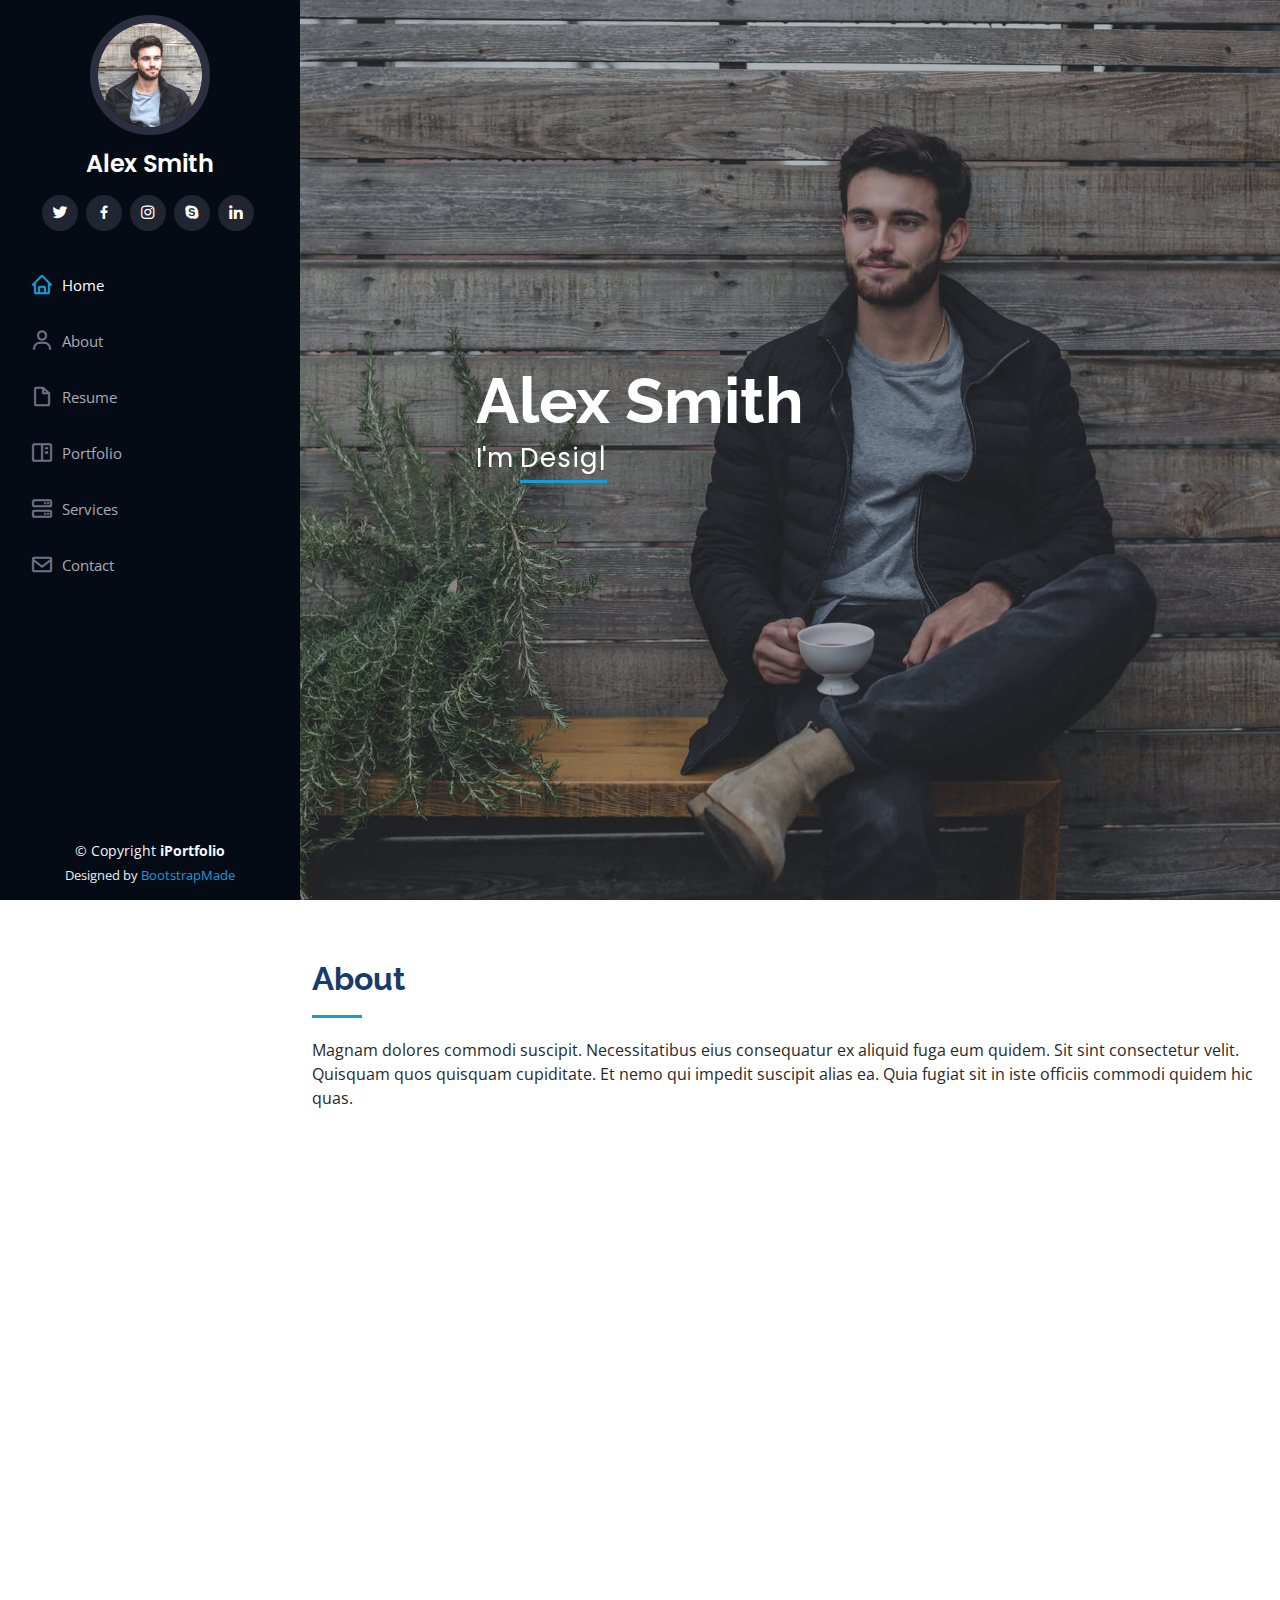
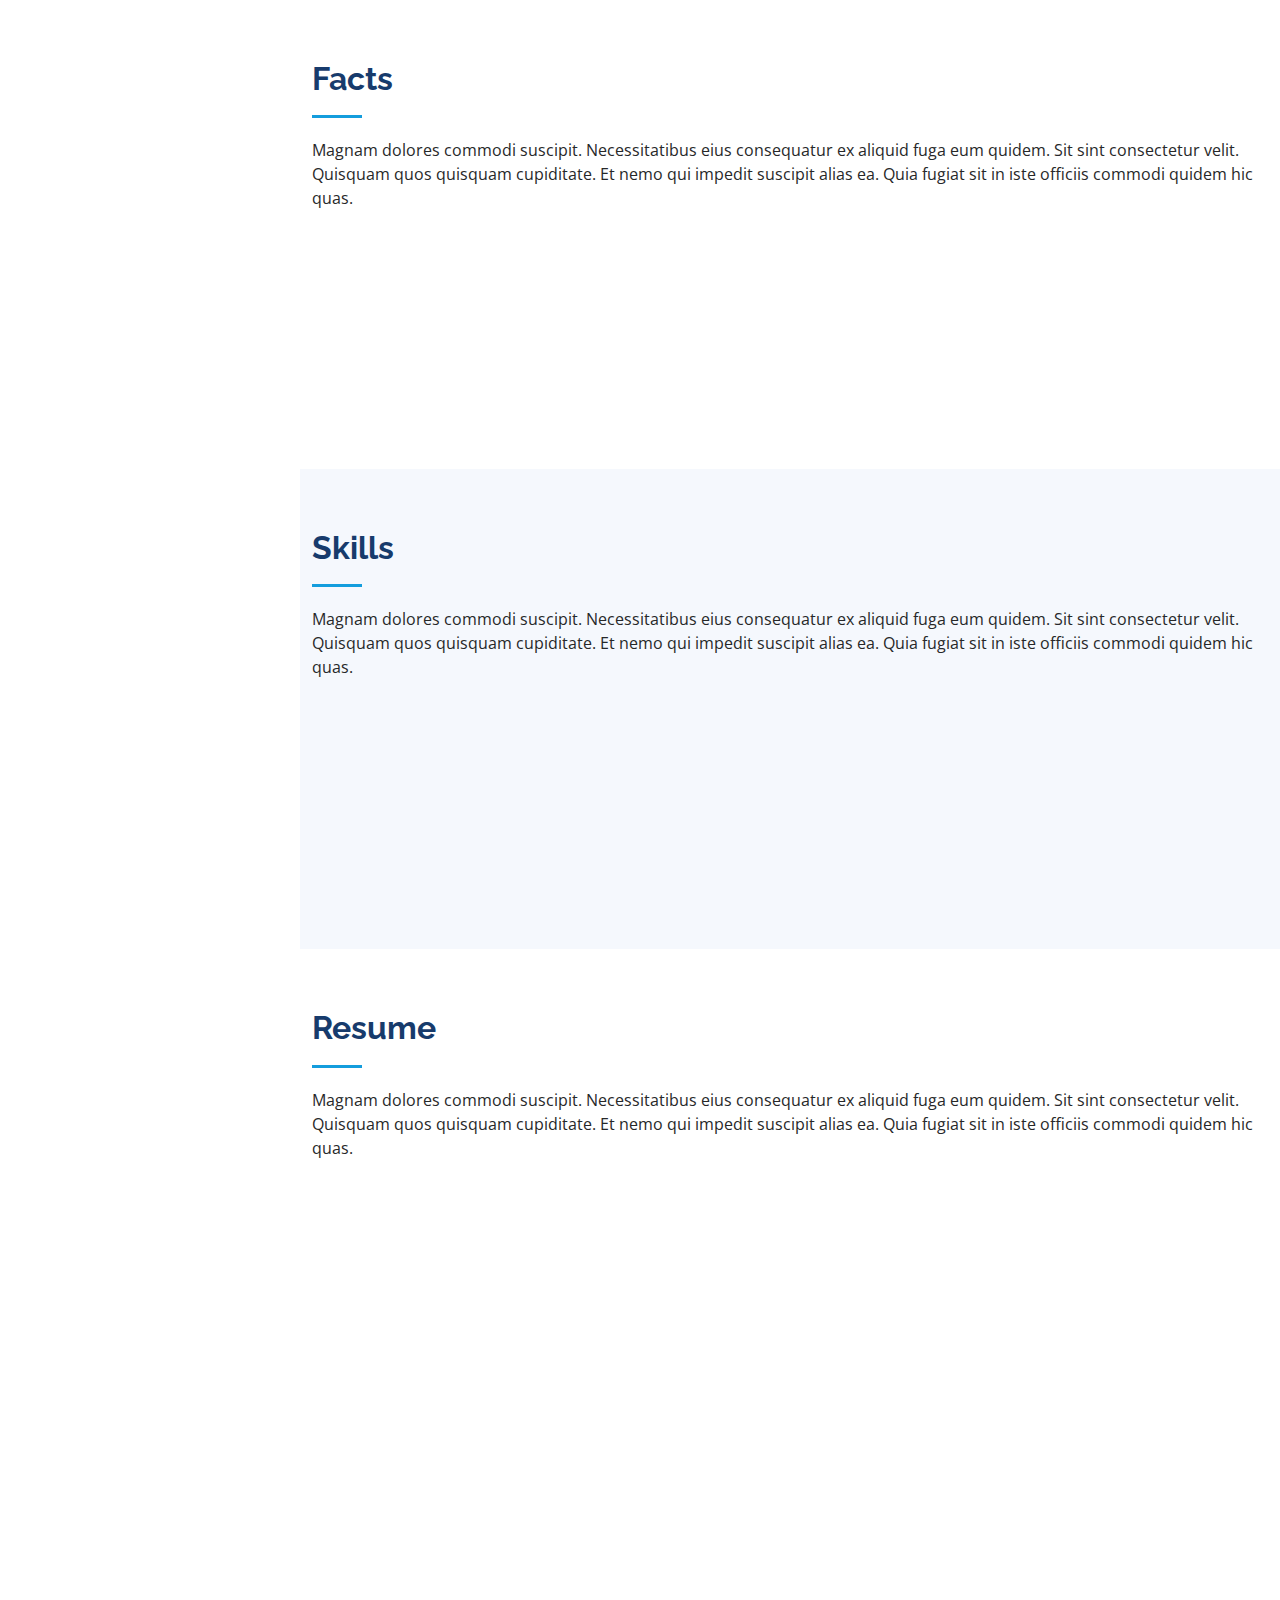
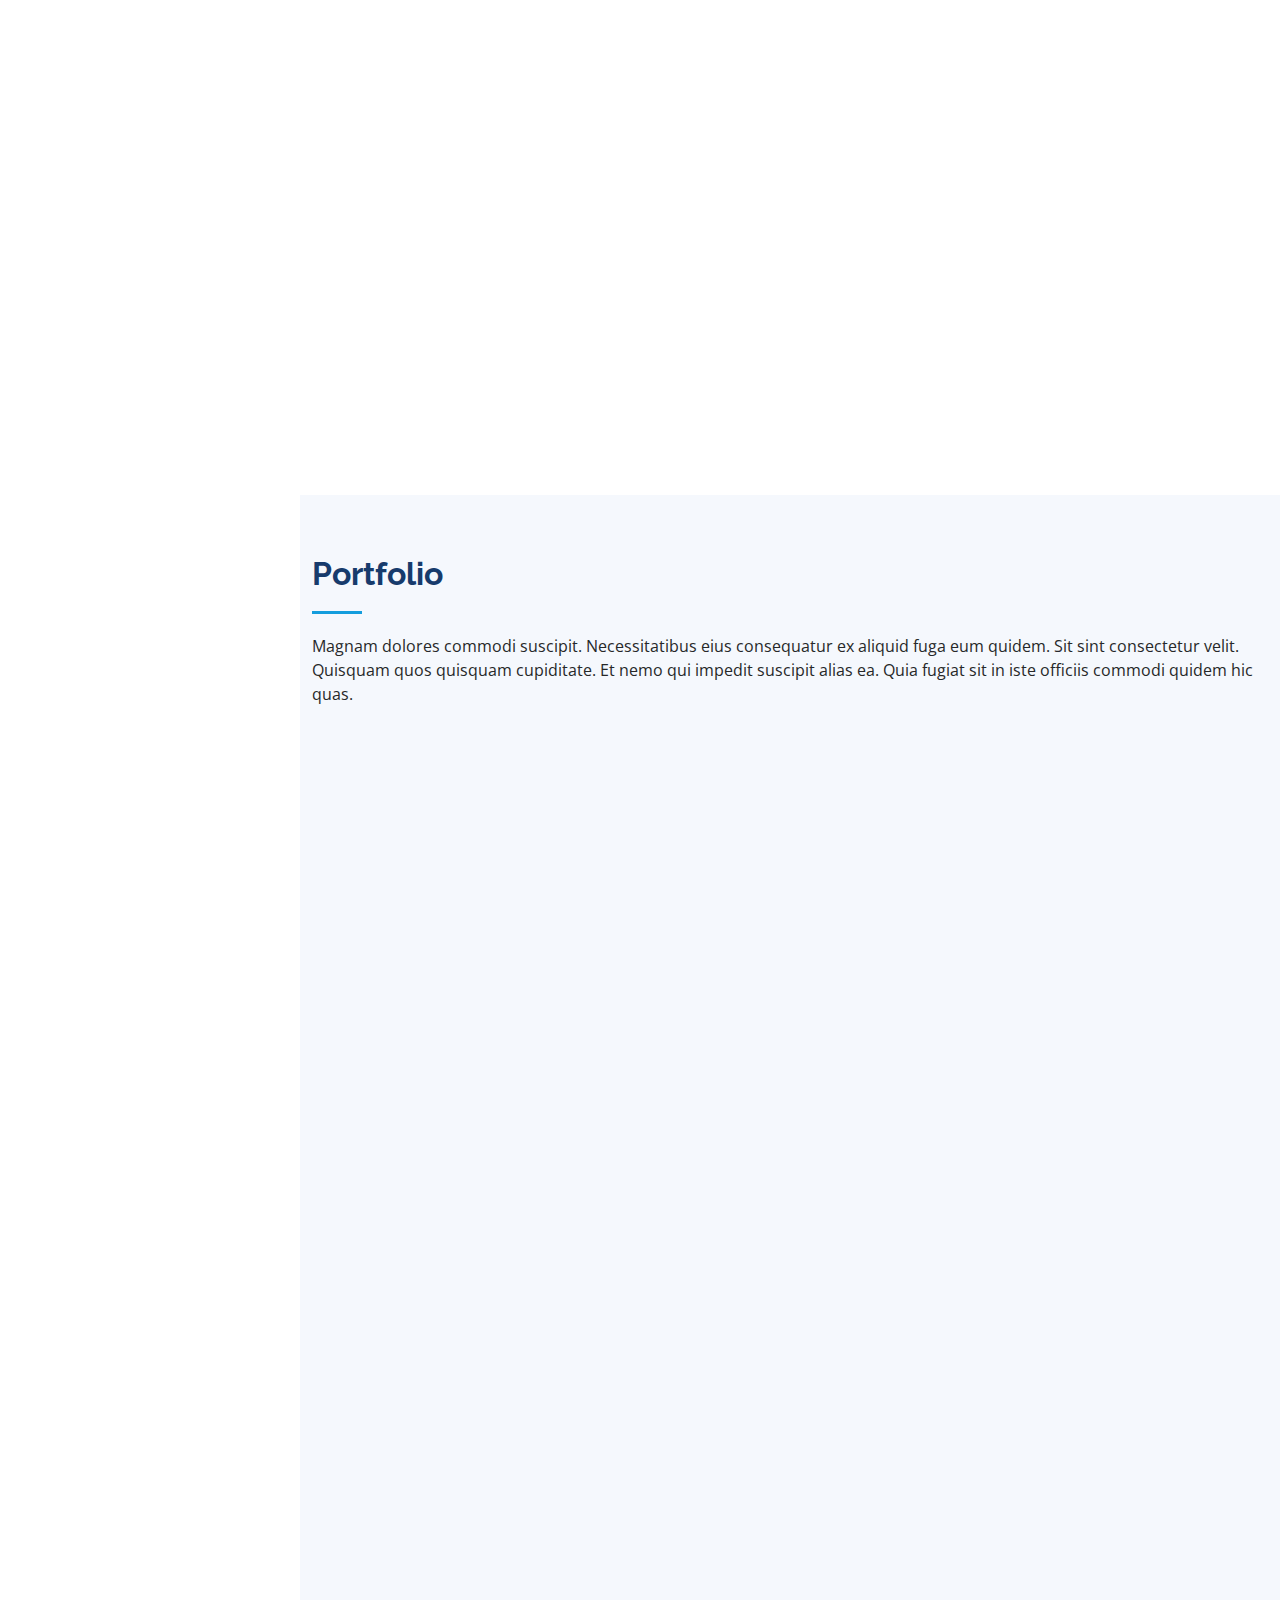
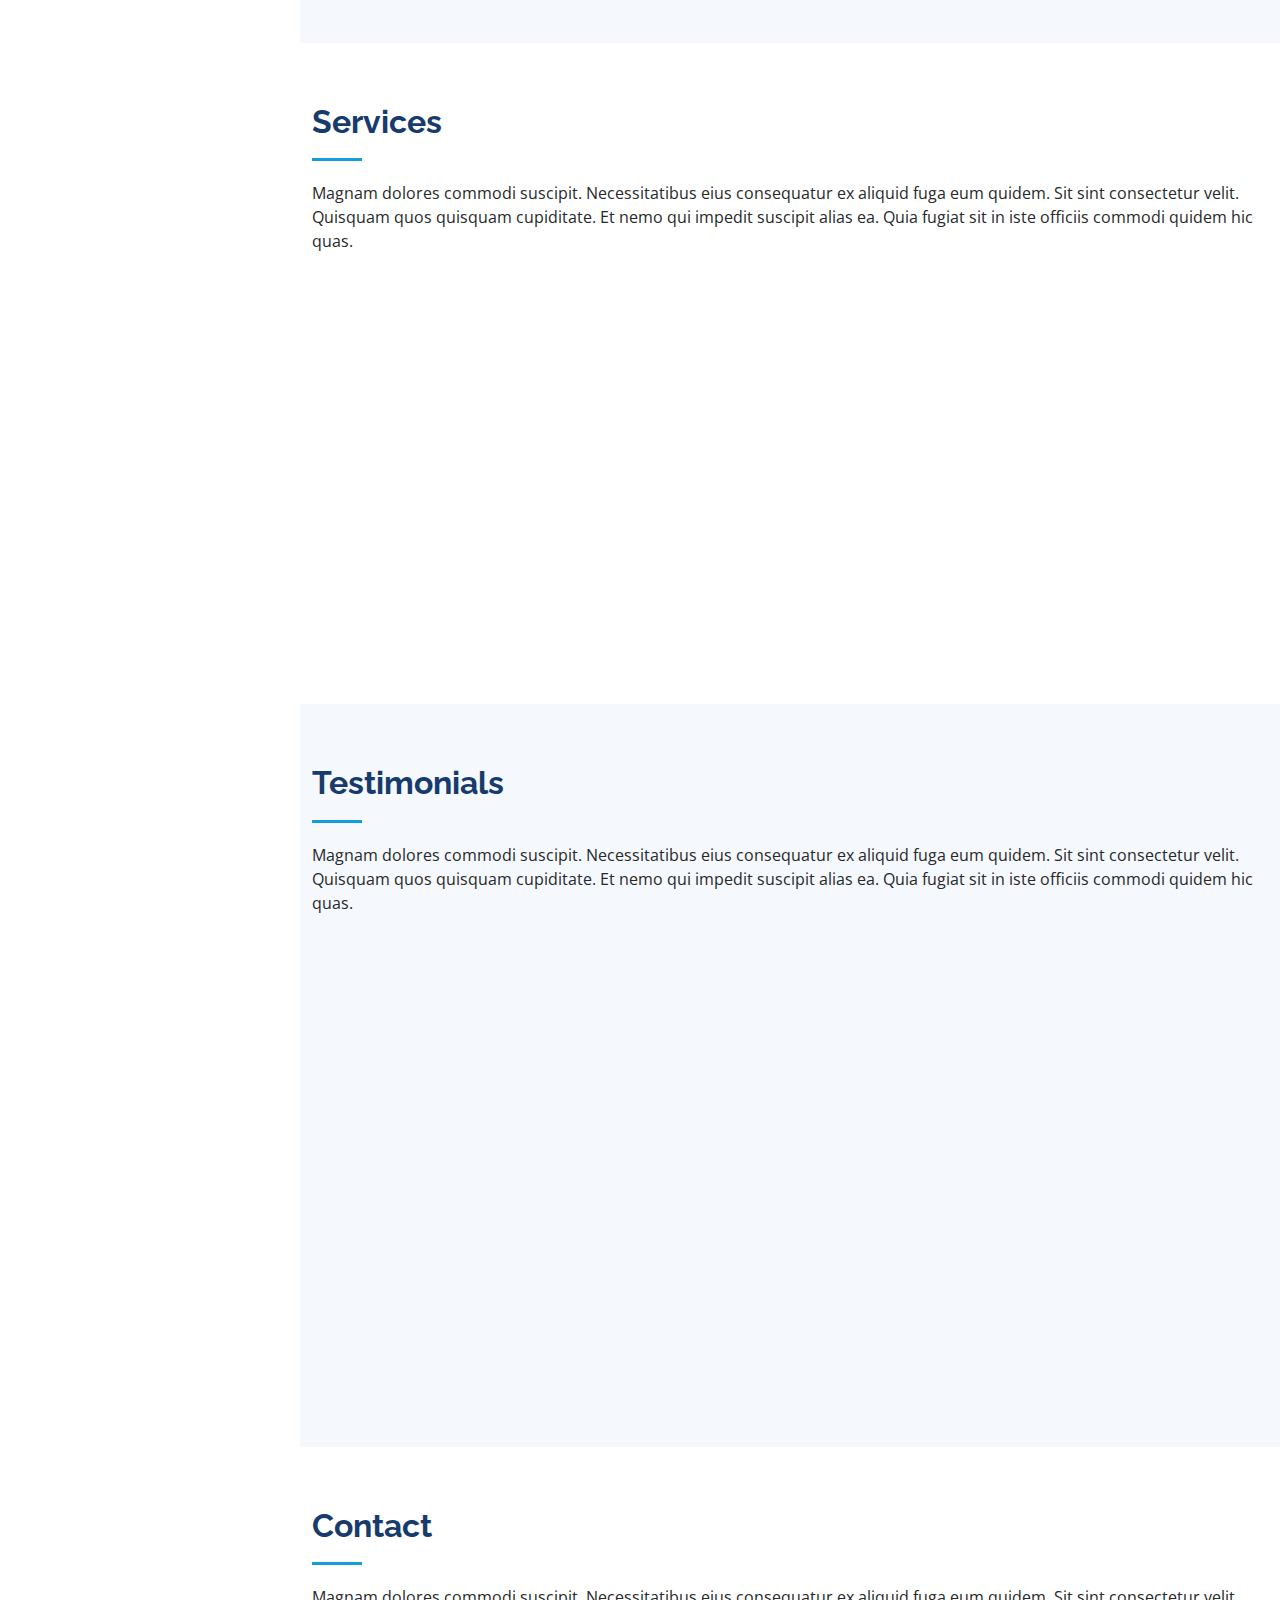
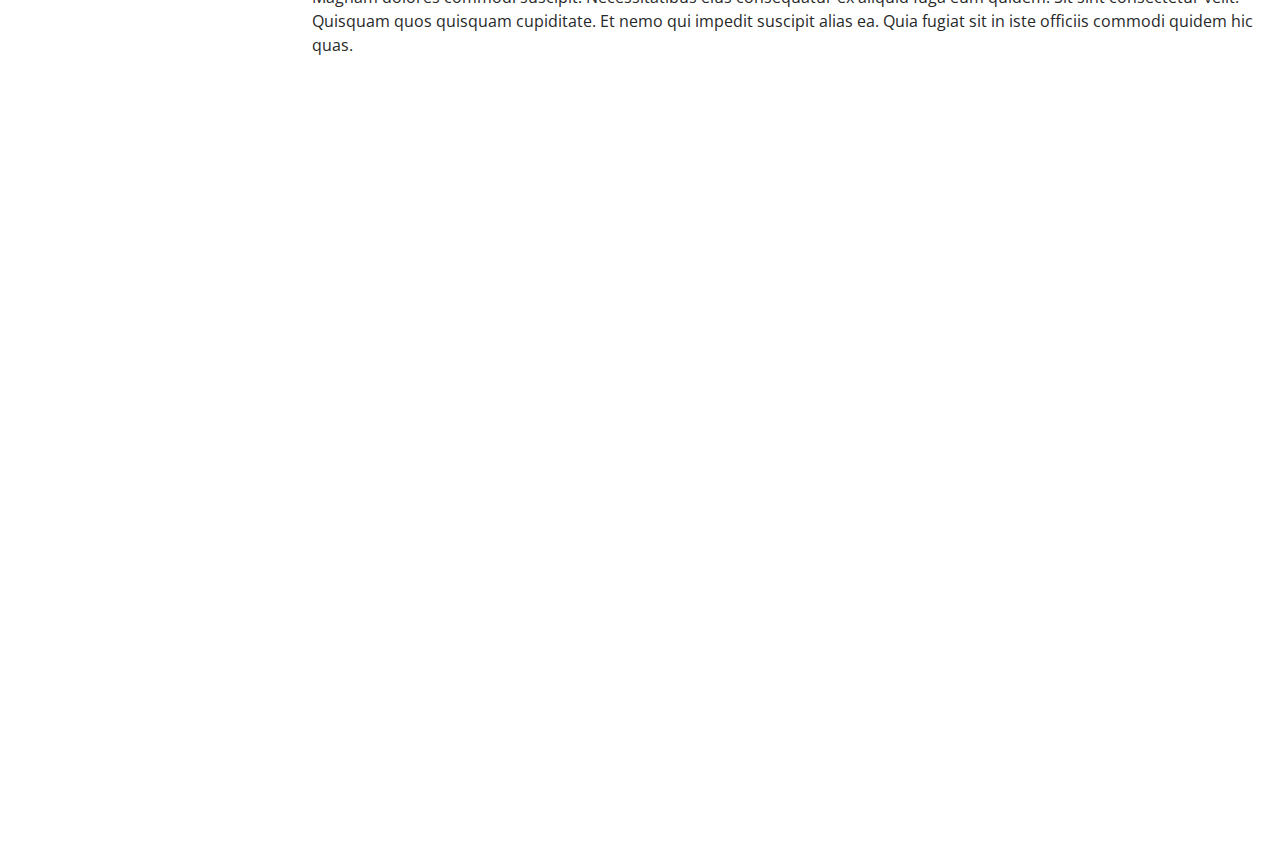
<file: iPortfolio/index.html>
<!DOCTYPE html>
<html lang="en">

<head>
  <meta charset="utf-8">
  <meta content="width=device-width, initial-scale=1.0" name="viewport">

  <title>iPortfolio Bootstrap Template - Index</title>
  <meta content="" name="description">
  <meta content="" name="keywords">

  <!-- Favicons -->
  <link href="assets/img/favicon.png" rel="icon">
  <link href="assets/img/apple-touch-icon.png" rel="apple-touch-icon">

  <!-- Google Fonts -->
  <link href="https://fonts.googleapis.com/css?family=Open+Sans:300,300i,400,400i,600,600i,700,700i|Raleway:300,300i,400,400i,500,500i,600,600i,700,700i|Poppins:300,300i,400,400i,500,500i,600,600i,700,700i" rel="stylesheet">

  <!-- Vendor CSS Files -->
  <link href="assets/vendor/aos/aos.css" rel="stylesheet">
  <link href="assets/vendor/bootstrap/css/bootstrap.min.css" rel="stylesheet">
  <link href="assets/vendor/bootstrap-icons/bootstrap-icons.css" rel="stylesheet">
  <link href="assets/vendor/boxicons/css/boxicons.min.css" rel="stylesheet">
  <link href="assets/vendor/glightbox/css/glightbox.min.css" rel="stylesheet">
  <link href="assets/vendor/swiper/swiper-bundle.min.css" rel="stylesheet">

  <!-- Template Main CSS File -->
  <link href="assets/css/style.css" rel="stylesheet">

  <!-- =======================================================
  * Template Name: iPortfolio - v3.3.0
  * Template URL: https://bootstrapmade.com/iportfolio-bootstrap-portfolio-websites-template/
  * Author: BootstrapMade.com
  * License: https://bootstrapmade.com/license/
  ======================================================== -->
</head>

<body>

  <!-- ======= Mobile nav toggle button ======= -->
  <i class="bi bi-list mobile-nav-toggle d-xl-none"></i>

  <!-- ======= Header ======= -->
  <header id="header">
    <div class="d-flex flex-column">

      <div class="profile">
        <img src="assets/img/profile-img.jpg" alt="" class="img-fluid rounded-circle">
        <h1 class="text-light"><a href="index.html">Alex Smith</a></h1>
        <div class="social-links mt-3 text-center">
          <a href="#" class="twitter"><i class="bx bxl-twitter"></i></a>
          <a href="#" class="facebook"><i class="bx bxl-facebook"></i></a>
          <a href="#" class="instagram"><i class="bx bxl-instagram"></i></a>
          <a href="#" class="google-plus"><i class="bx bxl-skype"></i></a>
          <a href="#" class="linkedin"><i class="bx bxl-linkedin"></i></a>
        </div>
      </div>

      <nav id="navbar" class="nav-menu navbar">
        <ul>
          <li><a href="#hero" class="nav-link scrollto active"><i class="bx bx-home"></i> <span>Home</span></a></li>
          <li><a href="#about" class="nav-link scrollto"><i class="bx bx-user"></i> <span>About</span></a></li>
          <li><a href="#resume" class="nav-link scrollto"><i class="bx bx-file-blank"></i> <span>Resume</span></a></li>
          <li><a href="#portfolio" class="nav-link scrollto"><i class="bx bx-book-content"></i> <span>Portfolio</span></a></li>
          <li><a href="#services" class="nav-link scrollto"><i class="bx bx-server"></i> <span>Services</span></a></li>
          <li><a href="#contact" class="nav-link scrollto"><i class="bx bx-envelope"></i> <span>Contact</span></a></li>
        </ul>
      </nav><!-- .nav-menu -->
    </div>
  </header><!-- End Header -->

  <!-- ======= Hero Section ======= -->
  <section id="hero" class="d-flex flex-column justify-content-center align-items-center">
    <div class="hero-container" data-aos="fade-in">
      <h1>Alex Smith</h1>
      <p>I'm <span class="typed" data-typed-items="Designer, Developer, Freelancer, Photographer"></span></p>
    </div>
  </section><!-- End Hero -->

  <main id="main">

    <!-- ======= About Section ======= -->
    <section id="about" class="about">
      <div class="container">

        <div class="section-title">
          <h2>About</h2>
          <p>Magnam dolores commodi suscipit. Necessitatibus eius consequatur ex aliquid fuga eum quidem. Sit sint consectetur velit. Quisquam quos quisquam cupiditate. Et nemo qui impedit suscipit alias ea. Quia fugiat sit in iste officiis commodi quidem hic quas.</p>
        </div>

        <div class="row">
          <div class="col-lg-4" data-aos="fade-right">
            <img src="assets/img/profile-img.jpg" class="img-fluid" alt="">
          </div>
          <div class="col-lg-8 pt-4 pt-lg-0 content" data-aos="fade-left">
            <h3>UI/UX Designer &amp; Web Developer.</h3>
            <p class="fst-italic">
              Lorem ipsum dolor sit amet, consectetur adipiscing elit, sed do eiusmod tempor incididunt ut labore et dolore
              magna aliqua.
            </p>
            <div class="row">
              <div class="col-lg-6">
                <ul>
                  <li><i class="bi bi-chevron-right"></i> <strong>Birthday:</strong> <span>1 May 1995</span></li>
                  <li><i class="bi bi-chevron-right"></i> <strong>Website:</strong> <span>www.example.com</span></li>
                  <li><i class="bi bi-chevron-right"></i> <strong>Phone:</strong> <span>+123 456 7890</span></li>
                  <li><i class="bi bi-chevron-right"></i> <strong>City:</strong> <span>New York, USA</span></li>
                </ul>
              </div>
              <div class="col-lg-6">
                <ul>
                  <li><i class="bi bi-chevron-right"></i> <strong>Age:</strong> <span>30</span></li>
                  <li><i class="bi bi-chevron-right"></i> <strong>Degree:</strong> <span>Master</span></li>
                  <li><i class="bi bi-chevron-right"></i> <strong>PhEmailone:</strong> <span>email@example.com</span></li>
                  <li><i class="bi bi-chevron-right"></i> <strong>Freelance:</strong> <span>Available</span></li>
                </ul>
              </div>
            </div>
            <p>
              Officiis eligendi itaque labore et dolorum mollitia officiis optio vero. Quisquam sunt adipisci omnis et ut. Nulla accusantium dolor incidunt officia tempore. Et eius omnis.
              Cupiditate ut dicta maxime officiis quidem quia. Sed et consectetur qui quia repellendus itaque neque. Aliquid amet quidem ut quaerat cupiditate. Ab et eum qui repellendus omnis culpa magni laudantium dolores.
            </p>
          </div>
        </div>

      </div>
    </section><!-- End About Section -->

    <!-- ======= Facts Section ======= -->
    <section id="facts" class="facts">
      <div class="container">

        <div class="section-title">
          <h2>Facts</h2>
          <p>Magnam dolores commodi suscipit. Necessitatibus eius consequatur ex aliquid fuga eum quidem. Sit sint consectetur velit. Quisquam quos quisquam cupiditate. Et nemo qui impedit suscipit alias ea. Quia fugiat sit in iste officiis commodi quidem hic quas.</p>
        </div>

        <div class="row no-gutters">

          <div class="col-lg-3 col-md-6 d-md-flex align-items-md-stretch" data-aos="fade-up">
            <div class="count-box">
              <i class="bi bi-emoji-smile"></i>
              <span data-purecounter-start="0" data-purecounter-end="232" data-purecounter-duration="1" class="purecounter"></span>
              <p><strong>Happy Clients</strong> consequuntur quae</p>
            </div>
          </div>

          <div class="col-lg-3 col-md-6 d-md-flex align-items-md-stretch" data-aos="fade-up" data-aos-delay="100">
            <div class="count-box">
              <i class="bi bi-journal-richtext"></i>
              <span data-purecounter-start="0" data-purecounter-end="521" data-purecounter-duration="1" class="purecounter"></span>
              <p><strong>Projects</strong> adipisci atque cum quia aut</p>
            </div>
          </div>

          <div class="col-lg-3 col-md-6 d-md-flex align-items-md-stretch" data-aos="fade-up" data-aos-delay="200">
            <div class="count-box">
              <i class="bi bi-headset"></i>
              <span data-purecounter-start="0" data-purecounter-end="1453" data-purecounter-duration="1" class="purecounter"></span>
              <p><strong>Hours Of Support</strong> aut commodi quaerat</p>
            </div>
          </div>

          <div class="col-lg-3 col-md-6 d-md-flex align-items-md-stretch" data-aos="fade-up" data-aos-delay="300">
            <div class="count-box">
              <i class="bi bi-people"></i>
              <span data-purecounter-start="0" data-purecounter-end="32" data-purecounter-duration="1" class="purecounter"></span>
              <p><strong>Hard Workers</strong> rerum asperiores dolor</p>
            </div>
          </div>

        </div>

      </div>
    </section><!-- End Facts Section -->

    <!-- ======= Skills Section ======= -->
    <section id="skills" class="skills section-bg">
      <div class="container">

        <div class="section-title">
          <h2>Skills</h2>
          <p>Magnam dolores commodi suscipit. Necessitatibus eius consequatur ex aliquid fuga eum quidem. Sit sint consectetur velit. Quisquam quos quisquam cupiditate. Et nemo qui impedit suscipit alias ea. Quia fugiat sit in iste officiis commodi quidem hic quas.</p>
        </div>

        <div class="row skills-content">

          <div class="col-lg-6" data-aos="fade-up">

            <div class="progress">
              <span class="skill">HTML <i class="val">100%</i></span>
              <div class="progress-bar-wrap">
                <div class="progress-bar" role="progressbar" aria-valuenow="100" aria-valuemin="0" aria-valuemax="100"></div>
              </div>
            </div>

            <div class="progress">
              <span class="skill">CSS <i class="val">90%</i></span>
              <div class="progress-bar-wrap">
                <div class="progress-bar" role="progressbar" aria-valuenow="90" aria-valuemin="0" aria-valuemax="100"></div>
              </div>
            </div>

            <div class="progress">
              <span class="skill">JavaScript <i class="val">75%</i></span>
              <div class="progress-bar-wrap">
                <div class="progress-bar" role="progressbar" aria-valuenow="75" aria-valuemin="0" aria-valuemax="100"></div>
              </div>
            </div>

          </div>

          <div class="col-lg-6" data-aos="fade-up" data-aos-delay="100">

            <div class="progress">
              <span class="skill">PHP <i class="val">80%</i></span>
              <div class="progress-bar-wrap">
                <div class="progress-bar" role="progressbar" aria-valuenow="80" aria-valuemin="0" aria-valuemax="100"></div>
              </div>
            </div>

            <div class="progress">
              <span class="skill">WordPress/CMS <i class="val">90%</i></span>
              <div class="progress-bar-wrap">
                <div class="progress-bar" role="progressbar" aria-valuenow="90" aria-valuemin="0" aria-valuemax="100"></div>
              </div>
            </div>

            <div class="progress">
              <span class="skill">Photoshop <i class="val">55%</i></span>
              <div class="progress-bar-wrap">
                <div class="progress-bar" role="progressbar" aria-valuenow="55" aria-valuemin="0" aria-valuemax="100"></div>
              </div>
            </div>

          </div>

        </div>

      </div>
    </section><!-- End Skills Section -->

    <!-- ======= Resume Section ======= -->
    <section id="resume" class="resume">
      <div class="container">

        <div class="section-title">
          <h2>Resume</h2>
          <p>Magnam dolores commodi suscipit. Necessitatibus eius consequatur ex aliquid fuga eum quidem. Sit sint consectetur velit. Quisquam quos quisquam cupiditate. Et nemo qui impedit suscipit alias ea. Quia fugiat sit in iste officiis commodi quidem hic quas.</p>
        </div>

        <div class="row">
          <div class="col-lg-6" data-aos="fade-up">
            <h3 class="resume-title">Sumary</h3>
            <div class="resume-item pb-0">
              <h4>Alex Smith</h4>
              <p><em>Innovative and deadline-driven Graphic Designer with 3+ years of experience designing and developing user-centered digital/print marketing material from initial concept to final, polished deliverable.</em></p>
              <ul>
                <li>Portland par 127,Orlando, FL</li>
                <li>(123) 456-7891</li>
                <li>alice.barkley@example.com</li>
              </ul>
            </div>

            <h3 class="resume-title">Education</h3>
            <div class="resume-item">
              <h4>Master of Fine Arts &amp; Graphic Design</h4>
              <h5>2015 - 2016</h5>
              <p><em>Rochester Institute of Technology, Rochester, NY</em></p>
              <p>Qui deserunt veniam. Et sed aliquam labore tempore sed quisquam iusto autem sit. Ea vero voluptatum qui ut dignissimos deleniti nerada porti sand markend</p>
            </div>
            <div class="resume-item">
              <h4>Bachelor of Fine Arts &amp; Graphic Design</h4>
              <h5>2010 - 2014</h5>
              <p><em>Rochester Institute of Technology, Rochester, NY</em></p>
              <p>Quia nobis sequi est occaecati aut. Repudiandae et iusto quae reiciendis et quis Eius vel ratione eius unde vitae rerum voluptates asperiores voluptatem Earum molestiae consequatur neque etlon sader mart dila</p>
            </div>
          </div>
          <div class="col-lg-6" data-aos="fade-up" data-aos-delay="100">
            <h3 class="resume-title">Professional Experience</h3>
            <div class="resume-item">
              <h4>Senior graphic design specialist</h4>
              <h5>2019 - Present</h5>
              <p><em>Experion, New York, NY </em></p>
              <ul>
                <li>Lead in the design, development, and implementation of the graphic, layout, and production communication materials</li>
                <li>Delegate tasks to the 7 members of the design team and provide counsel on all aspects of the project. </li>
                <li>Supervise the assessment of all graphic materials in order to ensure quality and accuracy of the design</li>
                <li>Oversee the efficient use of production project budgets ranging from $2,000 - $25,000</li>
              </ul>
            </div>
            <div class="resume-item">
              <h4>Graphic design specialist</h4>
              <h5>2017 - 2018</h5>
              <p><em>Stepping Stone Advertising, New York, NY</em></p>
              <ul>
                <li>Developed numerous marketing programs (logos, brochures,infographics, presentations, and advertisements).</li>
                <li>Managed up to 5 projects or tasks at a given time while under pressure</li>
                <li>Recommended and consulted with clients on the most appropriate graphic design</li>
                <li>Created 4+ design presentations and proposals a month for clients and account managers</li>
              </ul>
            </div>
          </div>
        </div>

      </div>
    </section><!-- End Resume Section -->

    <!-- ======= Portfolio Section ======= -->
    <section id="portfolio" class="portfolio section-bg">
      <div class="container">

        <div class="section-title">
          <h2>Portfolio</h2>
          <p>Magnam dolores commodi suscipit. Necessitatibus eius consequatur ex aliquid fuga eum quidem. Sit sint consectetur velit. Quisquam quos quisquam cupiditate. Et nemo qui impedit suscipit alias ea. Quia fugiat sit in iste officiis commodi quidem hic quas.</p>
        </div>

        <div class="row" data-aos="fade-up">
          <div class="col-lg-12 d-flex justify-content-center">
            <ul id="portfolio-flters">
              <li data-filter="*" class="filter-active">All</li>
              <li data-filter=".filter-app">App</li>
              <li data-filter=".filter-card">Card</li>
              <li data-filter=".filter-web">Web</li>
            </ul>
          </div>
        </div>

        <div class="row portfolio-container" data-aos="fade-up" data-aos-delay="100">

          <div class="col-lg-4 col-md-6 portfolio-item filter-app">
            <div class="portfolio-wrap">
              <img src="assets/img/portfolio/portfolio-1.jpg" class="img-fluid" alt="">
              <div class="portfolio-links">
                <a href="assets/img/portfolio/portfolio-1.jpg" data-gallery="portfolioGallery" class="portfolio-lightbox" title="App 1"><i class="bx bx-plus"></i></a>
                <a href="portfolio-details.html" title="More Details"><i class="bx bx-link"></i></a>
              </div>
            </div>
          </div>

          <div class="col-lg-4 col-md-6 portfolio-item filter-web">
            <div class="portfolio-wrap">
              <img src="assets/img/portfolio/portfolio-2.jpg" class="img-fluid" alt="">
              <div class="portfolio-links">
                <a href="assets/img/portfolio/portfolio-2.jpg" data-gallery="portfolioGallery" class="portfolio-lightbox" title="Web 3"><i class="bx bx-plus"></i></a>
                <a href="portfolio-details.html" title="More Details"><i class="bx bx-link"></i></a>
              </div>
            </div>
          </div>

          <div class="col-lg-4 col-md-6 portfolio-item filter-app">
            <div class="portfolio-wrap">
              <img src="assets/img/portfolio/portfolio-3.jpg" class="img-fluid" alt="">
              <div class="portfolio-links">
                <a href="assets/img/portfolio/portfolio-3.jpg" data-gallery="portfolioGallery" class="portfolio-lightbox" title="App 2"><i class="bx bx-plus"></i></a>
                <a href="portfolio-details.html" title="More Details"><i class="bx bx-link"></i></a>
              </div>
            </div>
          </div>

          <div class="col-lg-4 col-md-6 portfolio-item filter-card">
            <div class="portfolio-wrap">
              <img src="assets/img/portfolio/portfolio-4.jpg" class="img-fluid" alt="">
              <div class="portfolio-links">
                <a href="assets/img/portfolio/portfolio-4.jpg" data-gallery="portfolioGallery" class="portfolio-lightbox" title="Card 2"><i class="bx bx-plus"></i></a>
                <a href="portfolio-details.html" title="More Details"><i class="bx bx-link"></i></a>
              </div>
            </div>
          </div>

          <div class="col-lg-4 col-md-6 portfolio-item filter-web">
            <div class="portfolio-wrap">
              <img src="assets/img/portfolio/portfolio-5.jpg" class="img-fluid" alt="">
              <div class="portfolio-links">
                <a href="assets/img/portfolio/portfolio-5.jpg" data-gallery="portfolioGallery" class="portfolio-lightbox" title="Web 2"><i class="bx bx-plus"></i></a>
                <a href="portfolio-details.html" title="More Details"><i class="bx bx-link"></i></a>
              </div>
            </div>
          </div>

          <div class="col-lg-4 col-md-6 portfolio-item filter-app">
            <div class="portfolio-wrap">
              <img src="assets/img/portfolio/portfolio-6.jpg" class="img-fluid" alt="">
              <div class="portfolio-links">
                <a href="assets/img/portfolio/portfolio-6.jpg" data-gallery="portfolioGallery" class="portfolio-lightbox" title="App 3"><i class="bx bx-plus"></i></a>
                <a href="portfolio-details.html" title="More Details"><i class="bx bx-link"></i></a>
              </div>
            </div>
          </div>

          <div class="col-lg-4 col-md-6 portfolio-item filter-card">
            <div class="portfolio-wrap">
              <img src="assets/img/portfolio/portfolio-7.jpg" class="img-fluid" alt="">
              <div class="portfolio-links">
                <a href="assets/img/portfolio/portfolio-7.jpg" data-gallery="portfolioGallery" class="portfolio-lightbox" title="Card 1"><i class="bx bx-plus"></i></a>
                <a href="portfolio-details.html" title="More Details"><i class="bx bx-link"></i></a>
              </div>
            </div>
          </div>

          <div class="col-lg-4 col-md-6 portfolio-item filter-card">
            <div class="portfolio-wrap">
              <img src="assets/img/portfolio/portfolio-8.jpg" class="img-fluid" alt="">
              <div class="portfolio-links">
                <a href="assets/img/portfolio/portfolio-8.jpg" data-gallery="portfolioGallery" class="portfolio-lightbox" title="Card 3"><i class="bx bx-plus"></i></a>
                <a href="portfolio-details.html" title="More Details"><i class="bx bx-link"></i></a>
              </div>
            </div>
          </div>

          <div class="col-lg-4 col-md-6 portfolio-item filter-web">
            <div class="portfolio-wrap">
              <img src="assets/img/portfolio/portfolio-9.jpg" class="img-fluid" alt="">
              <div class="portfolio-links">
                <a href="assets/img/portfolio/portfolio-9.jpg" data-gallery="portfolioGallery" class="portfolio-lightbox" title="Web 3"><i class="bx bx-plus"></i></a>
                <a href="portfolio-details.html" title="More Details"><i class="bx bx-link"></i></a>
              </div>
            </div>
          </div>

        </div>

      </div>
    </section><!-- End Portfolio Section -->

    <!-- ======= Services Section ======= -->
    <section id="services" class="services">
      <div class="container">

        <div class="section-title">
          <h2>Services</h2>
          <p>Magnam dolores commodi suscipit. Necessitatibus eius consequatur ex aliquid fuga eum quidem. Sit sint consectetur velit. Quisquam quos quisquam cupiditate. Et nemo qui impedit suscipit alias ea. Quia fugiat sit in iste officiis commodi quidem hic quas.</p>
        </div>

        <div class="row">
          <div class="col-lg-4 col-md-6 icon-box" data-aos="fade-up">
            <div class="icon"><i class="bi bi-briefcase"></i></div>
            <h4 class="title"><a href="">Lorem Ipsum</a></h4>
            <p class="description">Voluptatum deleniti atque corrupti quos dolores et quas molestias excepturi sint occaecati cupiditate non provident</p>
          </div>
          <div class="col-lg-4 col-md-6 icon-box" data-aos="fade-up" data-aos-delay="100">
            <div class="icon"><i class="bi bi-card-checklist"></i></div>
            <h4 class="title"><a href="">Dolor Sitema</a></h4>
            <p class="description">Minim veniam, quis nostrud exercitation ullamco laboris nisi ut aliquip ex ea commodo consequat tarad limino ata</p>
          </div>
          <div class="col-lg-4 col-md-6 icon-box" data-aos="fade-up" data-aos-delay="200">
            <div class="icon"><i class="bi bi-bar-chart"></i></div>
            <h4 class="title"><a href="">Sed ut perspiciatis</a></h4>
            <p class="description">Duis aute irure dolor in reprehenderit in voluptate velit esse cillum dolore eu fugiat nulla pariatur</p>
          </div>
          <div class="col-lg-4 col-md-6 icon-box" data-aos="fade-up" data-aos-delay="300">
            <div class="icon"><i class="bi bi-binoculars"></i></div>
            <h4 class="title"><a href="">Magni Dolores</a></h4>
            <p class="description">Excepteur sint occaecat cupidatat non proident, sunt in culpa qui officia deserunt mollit anim id est laborum</p>
          </div>
          <div class="col-lg-4 col-md-6 icon-box" data-aos="fade-up" data-aos-delay="400">
            <div class="icon"><i class="bi bi-brightness-high"></i></div>
            <h4 class="title"><a href="">Nemo Enim</a></h4>
            <p class="description">At vero eos et accusamus et iusto odio dignissimos ducimus qui blanditiis praesentium voluptatum deleniti atque</p>
          </div>
          <div class="col-lg-4 col-md-6 icon-box" data-aos="fade-up" data-aos-delay="500">
            <div class="icon"><i class="bi bi-calendar4-week"></i></div>
            <h4 class="title"><a href="">Eiusmod Tempor</a></h4>
            <p class="description">Et harum quidem rerum facilis est et expedita distinctio. Nam libero tempore, cum soluta nobis est eligendi</p>
          </div>
        </div>

      </div>
    </section><!-- End Services Section -->

    <!-- ======= Testimonials Section ======= -->
    <section id="testimonials" class="testimonials section-bg">
      <div class="container">

        <div class="section-title">
          <h2>Testimonials</h2>
          <p>Magnam dolores commodi suscipit. Necessitatibus eius consequatur ex aliquid fuga eum quidem. Sit sint consectetur velit. Quisquam quos quisquam cupiditate. Et nemo qui impedit suscipit alias ea. Quia fugiat sit in iste officiis commodi quidem hic quas.</p>
        </div>

        <div class="testimonials-slider swiper-container" data-aos="fade-up" data-aos-delay="100">
          <div class="swiper-wrapper">

            <div class="swiper-slide">
              <div class="testimonial-item" data-aos="fade-up">
                <p>
                  <i class="bx bxs-quote-alt-left quote-icon-left"></i>
                  Proin iaculis purus consequat sem cure digni ssim donec porttitora entum suscipit rhoncus. Accusantium quam, ultricies eget id, aliquam eget nibh et. Maecen aliquam, risus at semper.
                  <i class="bx bxs-quote-alt-right quote-icon-right"></i>
                </p>
                <img src="assets/img/testimonials/testimonials-1.jpg" class="testimonial-img" alt="">
                <h3>Saul Goodman</h3>
                <h4>Ceo &amp; Founder</h4>
              </div>
            </div><!-- End testimonial item -->

            <div class="swiper-slide">
              <div class="testimonial-item" data-aos="fade-up" data-aos-delay="100">
                <p>
                  <i class="bx bxs-quote-alt-left quote-icon-left"></i>
                  Export tempor illum tamen malis malis eram quae irure esse labore quem cillum quid cillum eram malis quorum velit fore eram velit sunt aliqua noster fugiat irure amet legam anim culpa.
                  <i class="bx bxs-quote-alt-right quote-icon-right"></i>
                </p>
                <img src="assets/img/testimonials/testimonials-2.jpg" class="testimonial-img" alt="">
                <h3>Sara Wilsson</h3>
                <h4>Designer</h4>
              </div>
            </div><!-- End testimonial item -->

            <div class="swiper-slide">
              <div class="testimonial-item" data-aos="fade-up" data-aos-delay="200">
                <p>
                  <i class="bx bxs-quote-alt-left quote-icon-left"></i>
                  Enim nisi quem export duis labore cillum quae magna enim sint quorum nulla quem veniam duis minim tempor labore quem eram duis noster aute amet eram fore quis sint minim.
                  <i class="bx bxs-quote-alt-right quote-icon-right"></i>
                </p>
                <img src="assets/img/testimonials/testimonials-3.jpg" class="testimonial-img" alt="">
                <h3>Jena Karlis</h3>
                <h4>Store Owner</h4>
              </div>
            </div><!-- End testimonial item -->

            <div class="swiper-slide">
              <div class="testimonial-item" data-aos="fade-up" data-aos-delay="300">
                <p>
                  <i class="bx bxs-quote-alt-left quote-icon-left"></i>
                  Fugiat enim eram quae cillum dolore dolor amet nulla culpa multos export minim fugiat minim velit minim dolor enim duis veniam ipsum anim magna sunt elit fore quem dolore labore illum veniam.
                  <i class="bx bxs-quote-alt-right quote-icon-right"></i>
                </p>
                <img src="assets/img/testimonials/testimonials-4.jpg" class="testimonial-img" alt="">
                <h3>Matt Brandon</h3>
                <h4>Freelancer</h4>
              </div>
            </div><!-- End testimonial item -->

            <div class="swiper-slide">
              <div class="testimonial-item" data-aos="fade-up" data-aos-delay="400">
                <p>
                  <i class="bx bxs-quote-alt-left quote-icon-left"></i>
                  Quis quorum aliqua sint quem legam fore sunt eram irure aliqua veniam tempor noster veniam enim culpa labore duis sunt culpa nulla illum cillum fugiat legam esse veniam culpa fore nisi cillum quid.
                  <i class="bx bxs-quote-alt-right quote-icon-right"></i>
                </p>
                <img src="assets/img/testimonials/testimonials-5.jpg" class="testimonial-img" alt="">
                <h3>John Larson</h3>
                <h4>Entrepreneur</h4>
              </div>
            </div><!-- End testimonial item -->

          </div>
          <div class="swiper-pagination"></div>
        </div>

      </div>
    </section><!-- End Testimonials Section -->

    <!-- ======= Contact Section ======= -->
    <section id="contact" class="contact">
      <div class="container">

        <div class="section-title">
          <h2>Contact</h2>
          <p>Magnam dolores commodi suscipit. Necessitatibus eius consequatur ex aliquid fuga eum quidem. Sit sint consectetur velit. Quisquam quos quisquam cupiditate. Et nemo qui impedit suscipit alias ea. Quia fugiat sit in iste officiis commodi quidem hic quas.</p>
        </div>

        <div class="row" data-aos="fade-in">

          <div class="col-lg-5 d-flex align-items-stretch">
            <div class="info">
              <div class="address">
                <i class="bi bi-geo-alt"></i>
                <h4>Location:</h4>
                <p>A108 Adam Street, New York, NY 535022</p>
              </div>

              <div class="email">
                <i class="bi bi-envelope"></i>
                <h4>Email:</h4>
                <p>info@example.com</p>
              </div>

              <div class="phone">
                <i class="bi bi-phone"></i>
                <h4>Call:</h4>
                <p>+1 5589 55488 55s</p>
              </div>

              <iframe src="https://www.google.com/maps/embed?pb=!1m14!1m8!1m3!1d12097.433213460943!2d-74.0062269!3d40.7101282!3m2!1i1024!2i768!4f13.1!3m3!1m2!1s0x0%3A0xb89d1fe6bc499443!2sDowntown+Conference+Center!5e0!3m2!1smk!2sbg!4v1539943755621" frameborder="0" style="border:0; width: 100%; height: 290px;" allowfullscreen></iframe>
            </div>

          </div>

          <div class="col-lg-7 mt-5 mt-lg-0 d-flex align-items-stretch">
            <form action="forms/contact.php" method="post" role="form" class="php-email-form">
              <div class="row">
                <div class="form-group col-md-6">
                  <label for="name">Your Name</label>
                  <input type="text" name="name" class="form-control" id="name" required>
                </div>
                <div class="form-group col-md-6">
                  <label for="name">Your Email</label>
                  <input type="email" class="form-control" name="email" id="email" required>
                </div>
              </div>
              <div class="form-group">
                <label for="name">Subject</label>
                <input type="text" class="form-control" name="subject" id="subject" required>
              </div>
              <div class="form-group">
                <label for="name">Message</label>
                <textarea class="form-control" name="message" rows="10" required></textarea>
              </div>
              <div class="my-3">
                <div class="loading">Loading</div>
                <div class="error-message"></div>
                <div class="sent-message">Your message has been sent. Thank you!</div>
              </div>
              <div class="text-center"><button type="submit">Send Message</button></div>
            </form>
          </div>

        </div>

      </div>
    </section><!-- End Contact Section -->

  </main><!-- End #main -->

  <!-- ======= Footer ======= -->
  <footer id="footer">
    <div class="container">
      <div class="copyright">
        &copy; Copyright <strong><span>iPortfolio</span></strong>
      </div>
      <div class="credits">
        <!-- All the links in the footer should remain intact. -->
        <!-- You can delete the links only if you purchased the pro version. -->
        <!-- Licensing information: https://bootstrapmade.com/license/ -->
        <!-- Purchase the pro version with working PHP/AJAX contact form: https://bootstrapmade.com/iportfolio-bootstrap-portfolio-websites-template/ -->
        Designed by <a href="https://bootstrapmade.com/">BootstrapMade</a>
      </div>
    </div>
  </footer><!-- End  Footer -->

  <a href="#" class="back-to-top d-flex align-items-center justify-content-center"><i class="bi bi-arrow-up-short"></i></a>

  <!-- Vendor JS Files -->
  <script src="assets/vendor/aos/aos.js"></script>
  <script src="assets/vendor/bootstrap/js/bootstrap.bundle.min.js"></script>
  <script src="assets/vendor/glightbox/js/glightbox.min.js"></script>
  <script src="assets/vendor/isotope-layout/isotope.pkgd.min.js"></script>
  <script src="assets/vendor/php-email-form/validate.js"></script>
  <script src="assets/vendor/purecounter/purecounter.js"></script>
  <script src="assets/vendor/swiper/swiper-bundle.min.js"></script>
  <script src="assets/vendor/typed.js/typed.min.js"></script>
  <script src="assets/vendor/waypoints/noframework.waypoints.js"></script>

  <!-- Template Main JS File -->
  <script src="assets/js/main.js"></script>

</body>

</html>
</file>
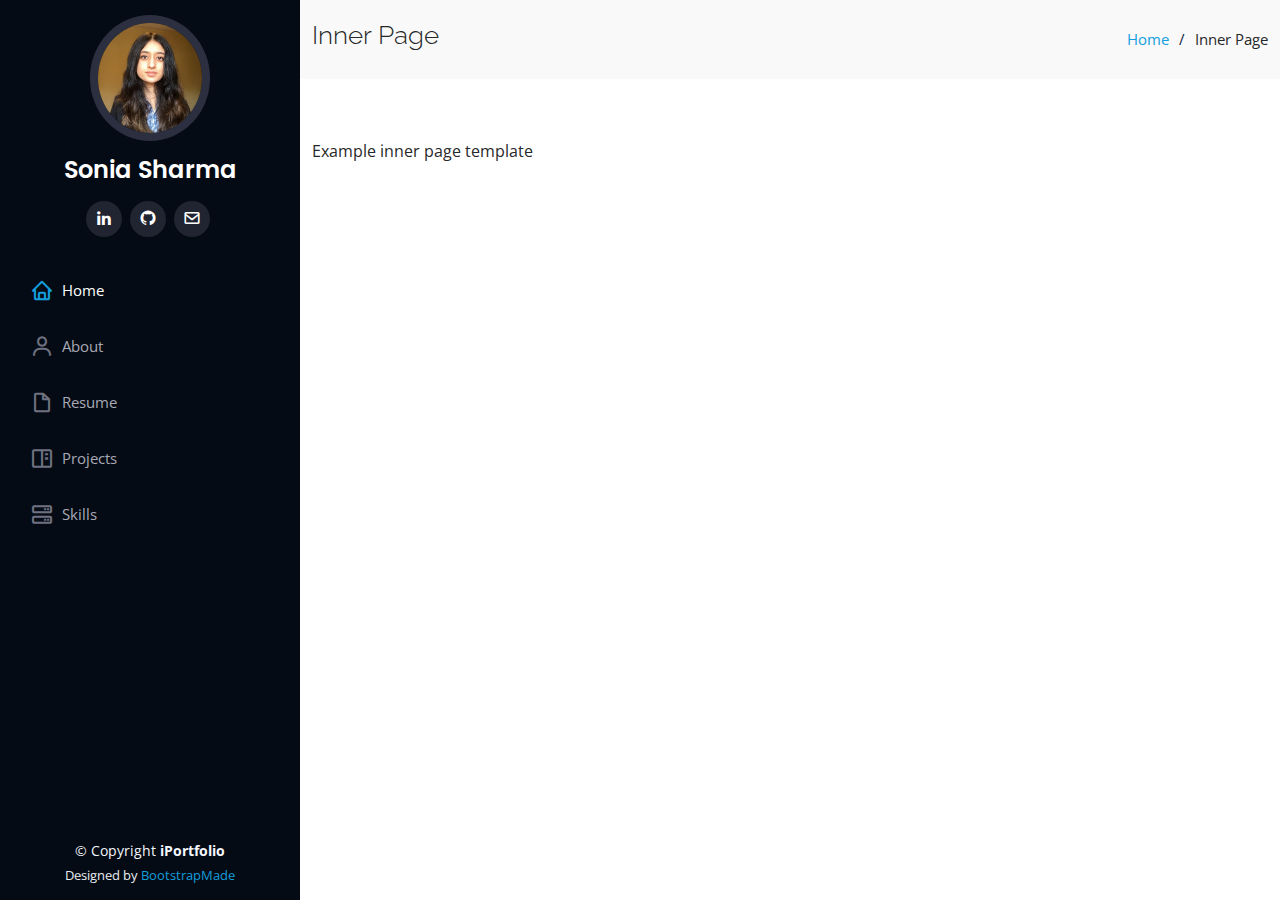
<file: inner-page.html>
<!DOCTYPE html>
<html lang="en">

<head>
  <meta charset="utf-8">
  <meta content="width=device-width, initial-scale=1.0" name="viewport">

  <title>Sonia Sharma - Data Analyst/Scientist</title>
  <meta content="" name="description">
  <meta content="" name="keywords">

  <!-- Favicons -->
  <link href="assets/img/icon.jpg" rel="icon">
  <link href="assets/img/icon.jpg" rel="apple-touch-icon">

  <!-- Google Fonts -->
  <link href="https://fonts.googleapis.com/css?family=Open+Sans:300,300i,400,400i,600,600i,700,700i|Raleway:300,300i,400,400i,500,500i,600,600i,700,700i|Poppins:300,300i,400,400i,500,500i,600,600i,700,700i" rel="stylesheet">

  <!-- Vendor CSS Files -->
  <link href="assets/vendor/aos/aos.css" rel="stylesheet">
  <link href="assets/vendor/bootstrap/css/bootstrap.min.css" rel="stylesheet">
  <link href="assets/vendor/bootstrap-icons/bootstrap-icons.css" rel="stylesheet">
  <link href="assets/vendor/boxicons/css/boxicons.min.css" rel="stylesheet">
  <link href="assets/vendor/glightbox/css/glightbox.min.css" rel="stylesheet">
  <link href="assets/vendor/swiper/swiper-bundle.min.css" rel="stylesheet">

  <!-- Template Main CSS File -->
  <link href="assets/css/style.css" rel="stylesheet">

  <!-- =======================================================
  * Template Name: iPortfolio - v3.3.0
  * Template URL: https://bootstrapmade.com/iportfolio-bootstrap-portfolio-websites-template/
  * Author: BootstrapMade.com
  * License: https://bootstrapmade.com/license/
  ======================================================== -->
</head>

<body>

  <!-- ======= Mobile nav toggle button ======= -->
  <i class="bi bi-list mobile-nav-toggle d-xl-none"></i>

  <!-- ======= Header ======= -->
  <header id="header">
    <div class="d-flex flex-column">
      
      <div class="profile">
        <img src="assets/img/cropped.jpg" alt="" class="img-fluid rounded-circle">
        <h1 class="text-light"><a href="index.html">Sonia Sharma</a></h1>
        <div class="social-links mt-3 text-center">
          <a href="https://www.linkedin.com/in/soniassharma" target="_blank" rel="noopener noreferrer" class="linkedin"><i class="bx bxl-linkedin"></i></a>
          <a href="https://github.com/Soniaprogram" target="_blank" rel="noopener noreferrer"  class="github"><i class="bx bxl-github"></i></a>
          <a href="mailto:soniashar95@gmail.com"  target="_blank" rel="noopener noreferrer" class="envelope"><i class="bx bx-envelope"></i></a>          
        </div>
      </div>

      <nav id="navbar" class="nav-menu navbar">
        <ul>
          <li><a href="index.html#hero" class="nav-link scrollto active"><i class="bx bx-home"></i> <span>Home</span></a></li>
          <li><a href="index.html#about" class="nav-link scrollto"><i class="bx bx-user"></i> <span>About</span></a></li>
          <li><a href="index.html#resume" class="nav-link scrollto"><i class="bx bx-file-blank"></i> <span>Resume</span></a></li>
          <li><a href="index.html#portfolio" class="nav-link scrollto"><i class="bx bx-book-content"></i> <span>Projects</span></a></li>
          <li><a href="index.html#services" class="nav-link scrollto"><i class="bx bx-server"></i> <span>Skills</span></a></li>
          <!-- <li><a href="index.html#contact" class="nav-link scrollto"><i class="bx bx-envelope"></i> <span>Contact</span></a></li> -->
        </ul>
      </nav><!-- .nav-menu -->
    </div>
  </header><!-- End Header -->

  <main id="main">

    <!-- ======= Breadcrumbs ======= -->
    <section class="breadcrumbs">
      <div class="container">

        <div class="d-flex justify-content-between align-items-center">
          <h2>Inner Page</h2>
          <ol>
            <li><a href="index.html">Home</a></li>
            <li>Inner Page</li>
          </ol>
        </div>

      </div>
    </section><!-- End Breadcrumbs -->

    <section class="inner-page">
      <div class="container">
        <p>
          Example inner page template
        </p>
      </div>
    </section>

  </main><!-- End #main -->

  <!-- ======= Footer ======= -->
  <footer id="footer">
    <div class="container">
      <div class="copyright">
        &copy; Copyright <strong><span>iPortfolio</span></strong>
      </div>
      <div class="credits">
        <!-- All the links in the footer should remain intact. -->
        <!-- You can delete the links only if you purchased the pro version. -->
        <!-- Licensing information: https://bootstrapmade.com/license/ -->
        <!-- Purchase the pro version with working PHP/AJAX contact form: https://bootstrapmade.com/iportfolio-bootstrap-portfolio-websites-template/ -->
        Designed by <a href="https://bootstrapmade.com/">BootstrapMade</a>
      </div>
    </div>
  </footer><!-- End  Footer -->

  <a href="#" class="back-to-top d-flex align-items-center justify-content-center"><i class="bi bi-arrow-up-short"></i></a>

  <!-- Vendor JS Files -->
  <script src="assets/vendor/aos/aos.js"></script>
  <script src="assets/vendor/bootstrap/js/bootstrap.bundle.min.js"></script>
  <script src="assets/vendor/glightbox/js/glightbox.min.js"></script>
  <script src="assets/vendor/isotope-layout/isotope.pkgd.min.js"></script>
  <script src="assets/vendor/php-email-form/validate.js"></script>
  <script src="assets/vendor/purecounter/purecounter.js"></script>
  <script src="assets/vendor/swiper/swiper-bundle.min.js"></script>
  <script src="assets/vendor/typed.js/typed.min.js"></script>
  <script src="assets/vendor/waypoints/noframework.waypoints.js"></script>

  <!-- Template Main JS File -->
  <script src="assets/js/main.js"></script>

</body>

</html>
</file>
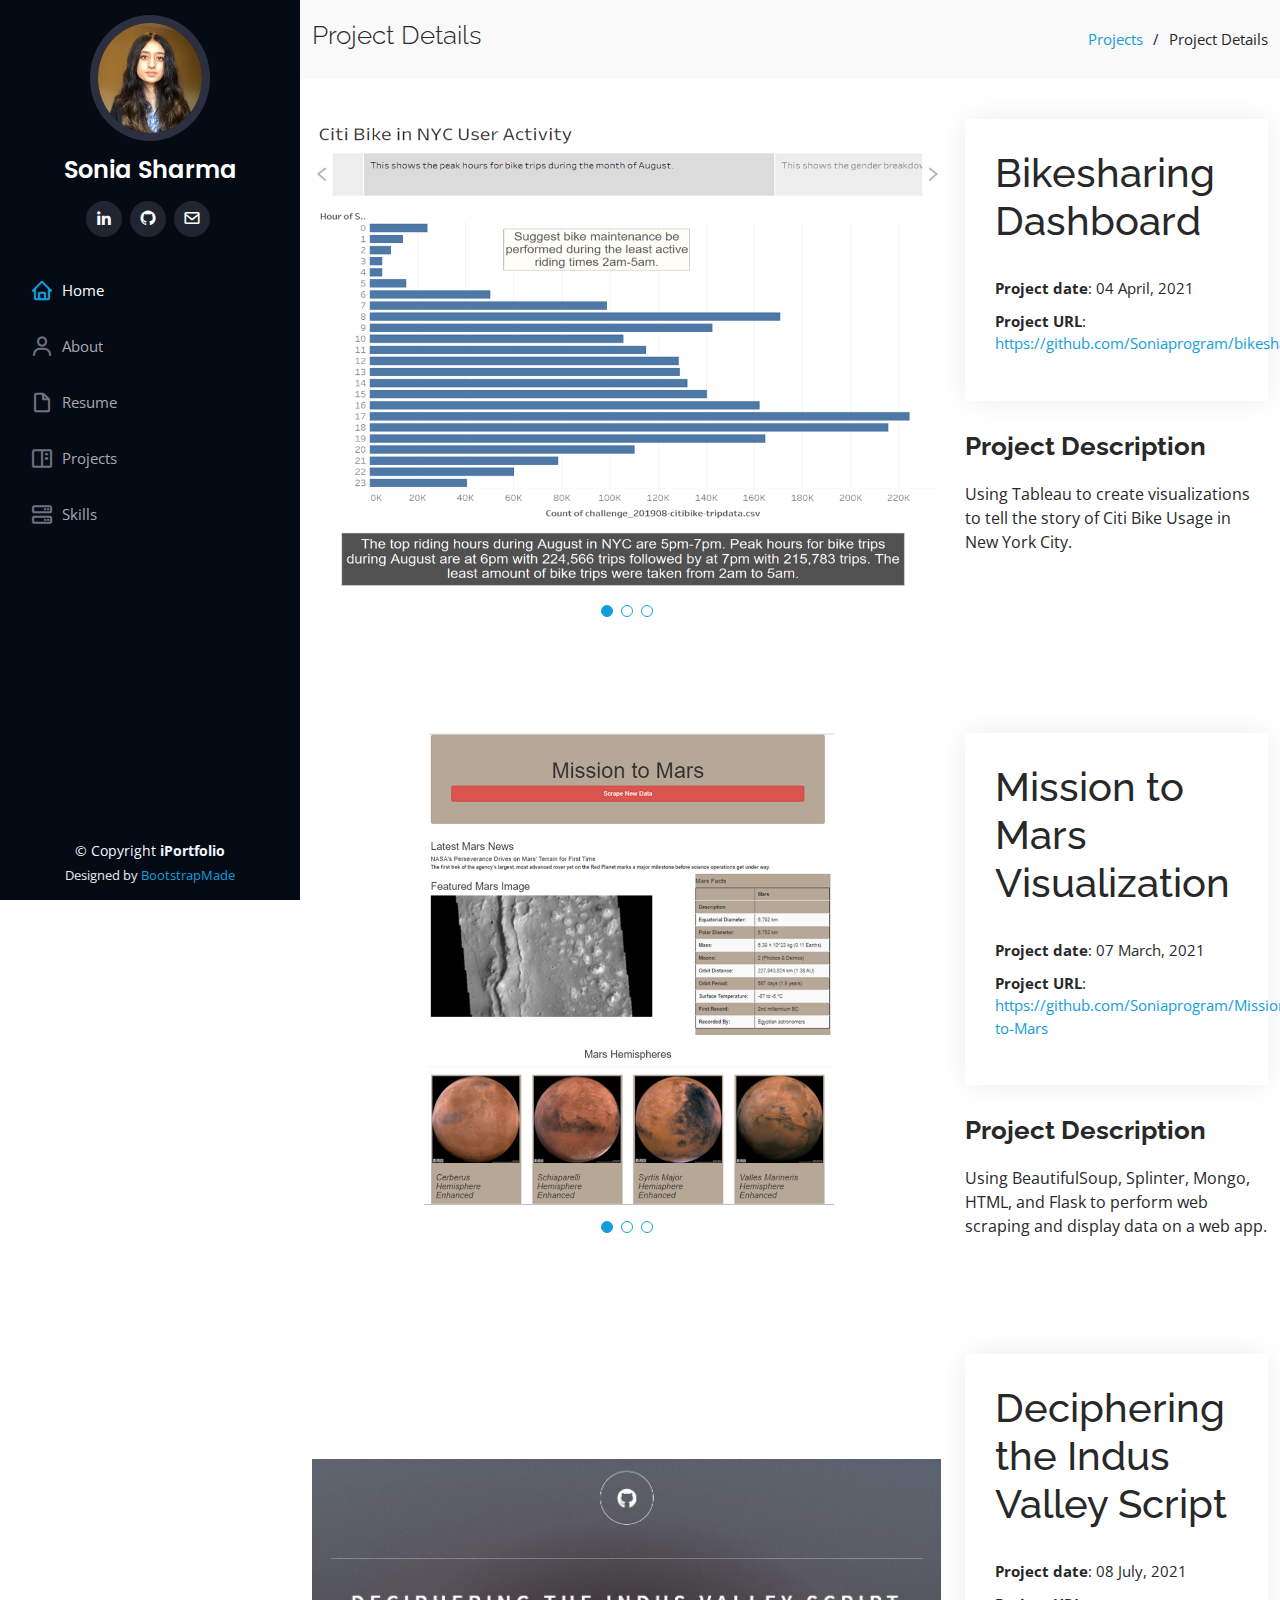
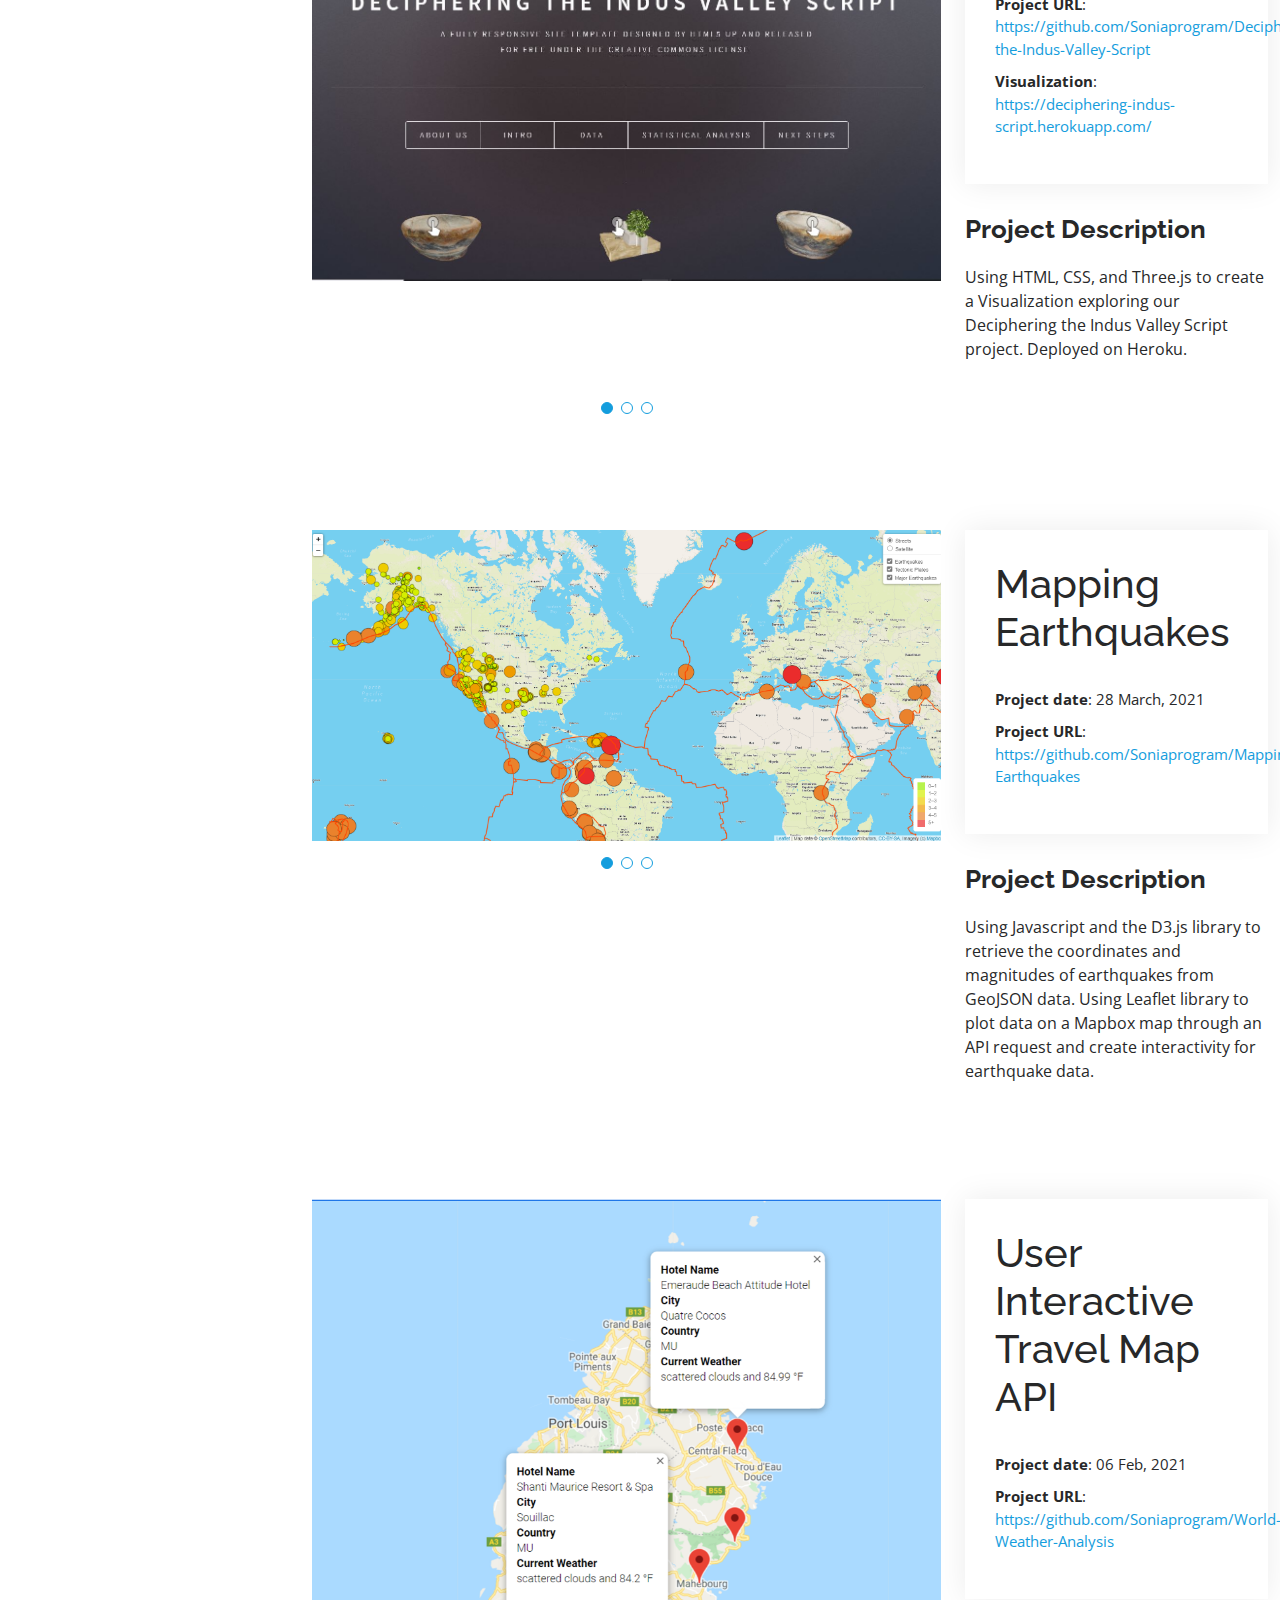
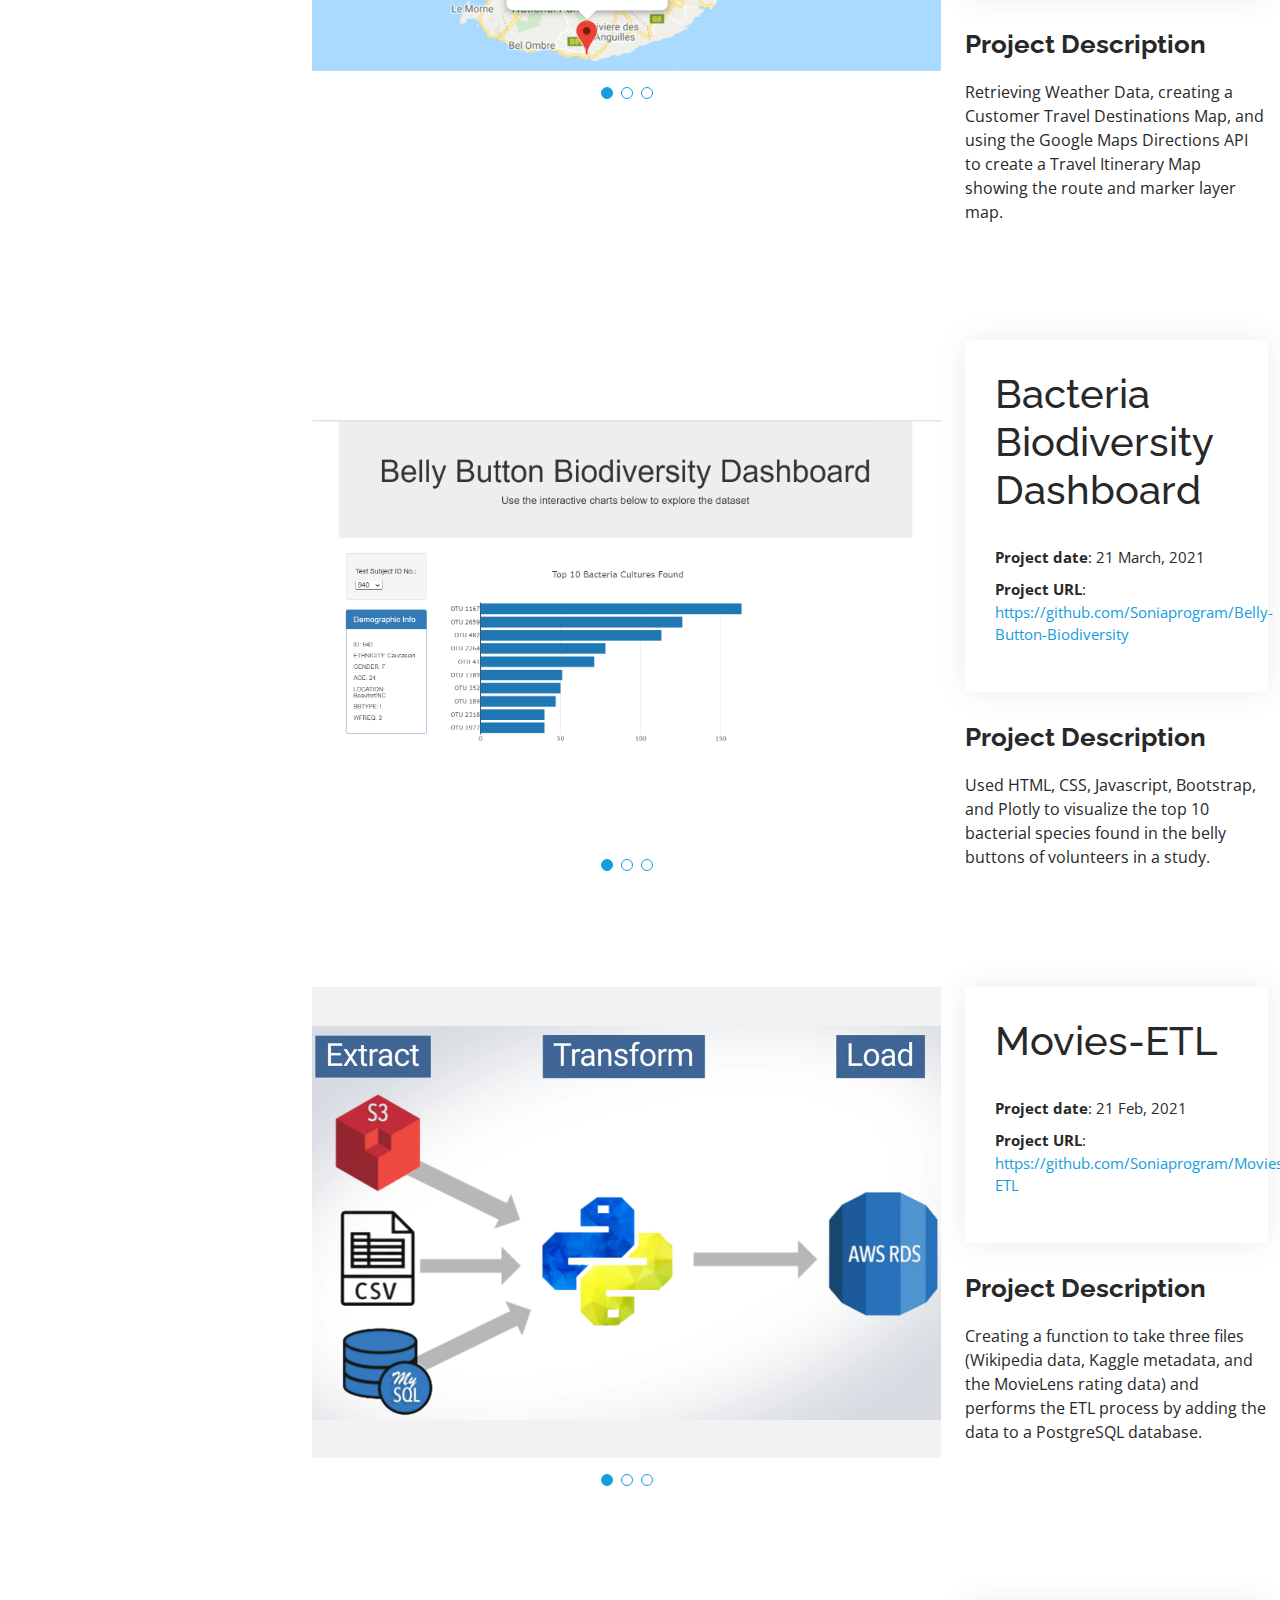
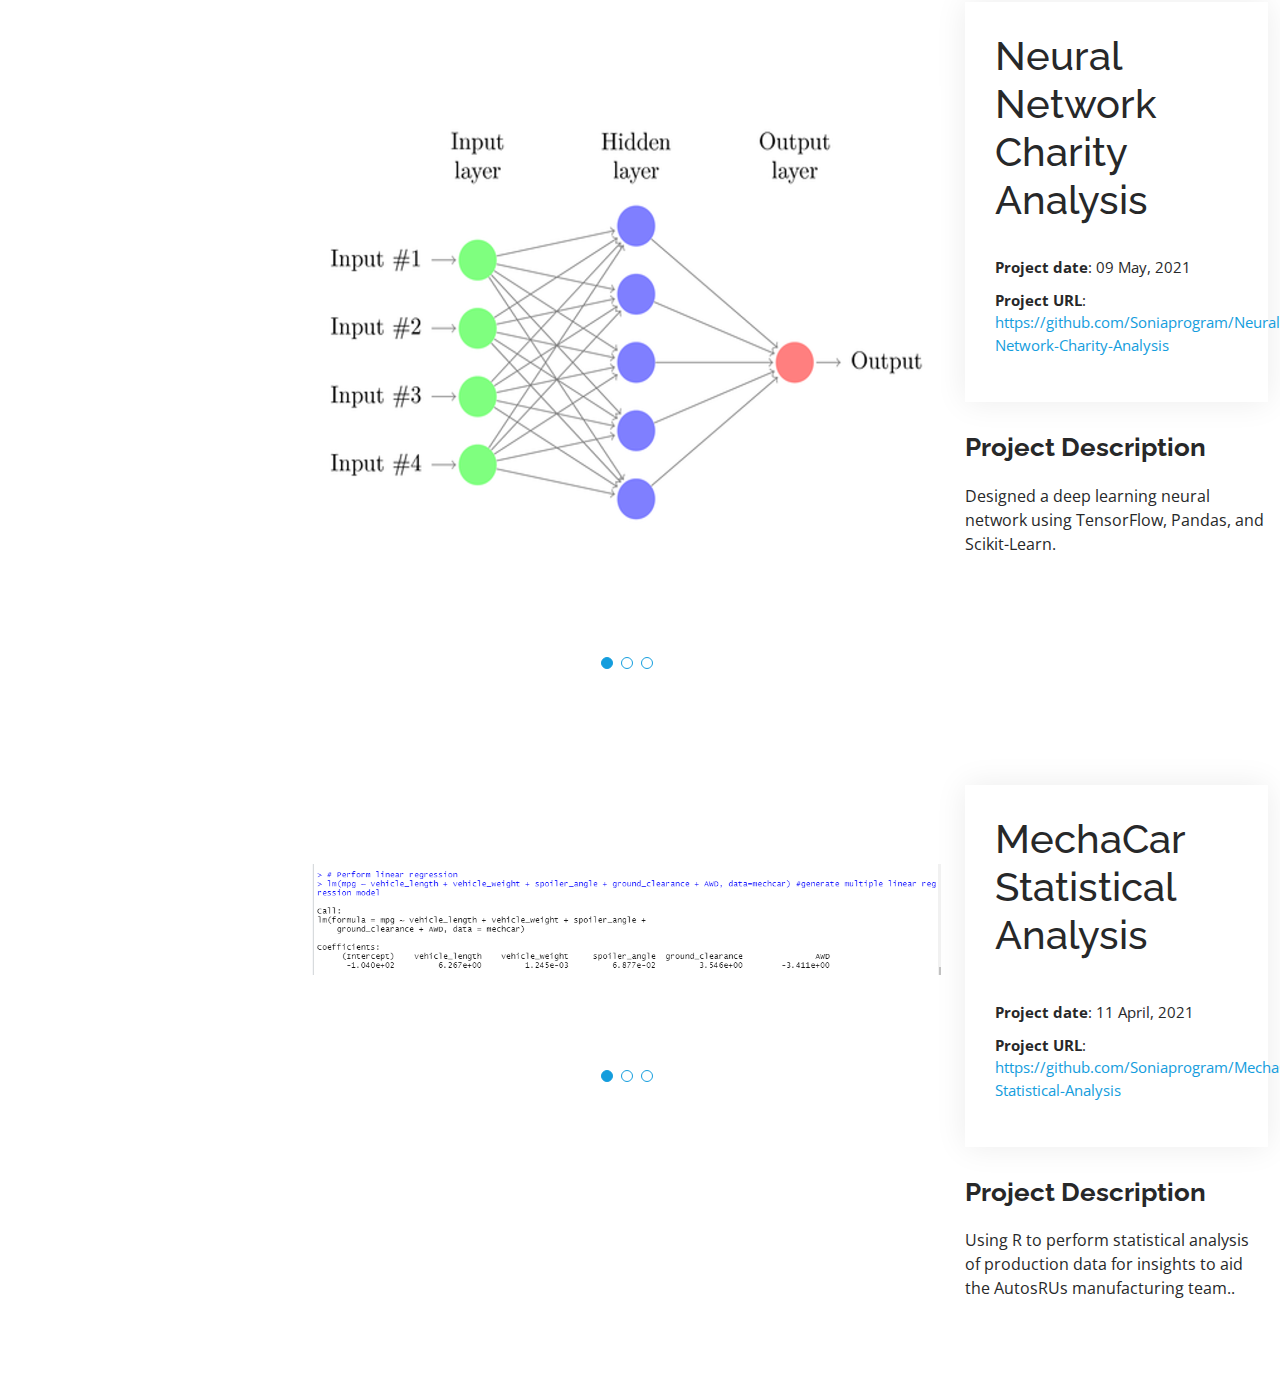
<file: portfolio-details.html>
<!DOCTYPE html>
<html lang="en">

<head>
  <meta charset="utf-8">
  <meta content="width=device-width, initial-scale=1.0" name="viewport">

  <title>Sonia Sharma - Data Analyst/Scientist</title>
  <meta content="" name="description">
  <meta content="" name="keywords">

  <!-- Favicons -->
  <link href="assets/img/icon.jpg" rel="icon">
  <link href="assets/img/icon.jpg" rel="apple-touch-icon">

  <!-- Google Fonts -->
  <link href="https://fonts.googleapis.com/css?family=Open+Sans:300,300i,400,400i,600,600i,700,700i|Raleway:300,300i,400,400i,500,500i,600,600i,700,700i|Poppins:300,300i,400,400i,500,500i,600,600i,700,700i" rel="stylesheet">

  <!-- Vendor CSS Files -->
  <link href="assets/vendor/aos/aos.css" rel="stylesheet">
  <link href="assets/vendor/bootstrap/css/bootstrap.min.css" rel="stylesheet">
  <link href="assets/vendor/bootstrap-icons/bootstrap-icons.css" rel="stylesheet">
  <link href="assets/vendor/boxicons/css/boxicons.min.css" rel="stylesheet">
  <link href="assets/vendor/glightbox/css/glightbox.min.css" rel="stylesheet">
  <link href="assets/vendor/swiper/swiper-bundle.min.css" rel="stylesheet">

  <!-- Template Main CSS File -->
  <link href="assets/css/style.css" rel="stylesheet">

  <!-- =======================================================
  * Template Name: iPortfolio - v3.3.0
  * Template URL: https://bootstrapmade.com/iportfolio-bootstrap-portfolio-websites-template/
  * Author: BootstrapMade.com
  * License: https://bootstrapmade.com/license/
  ======================================================== -->
</head>

<body>

  <!-- ======= Mobile nav toggle button ======= -->
  <i class="bi bi-list mobile-nav-toggle d-xl-none"></i>

  <!-- ======= Header ======= -->
  <header id="header">
    <div class="d-flex flex-column">

      <div class="profile">
        <img src="assets/img/cropped.jpg" alt="" class="img-fluid rounded-circle">
        <h1 class="text-light"><a href="index.html">Sonia Sharma</a></h1>
        <div class="social-links mt-3 text-center">
          <a href="https://www.linkedin.com/in/soniassharma" target="_blank" rel="noopener noreferrer" class="linkedin"><i class="bx bxl-linkedin"></i></a>
          <a href="https://github.com/Soniaprogram" target="_blank" rel="noopener noreferrer"  class="github"><i class="bx bxl-github"></i></a>
          <a href="mailto:soniashar95@gmail.com"  target="_blank" rel="noopener noreferrer" class="envelope"><i class="bx bx-envelope"></i></a>          
        </div>
      </div>

      <nav id="navbar" class="nav-menu navbar">
        <ul>
          <li><a href="index.html#hero" class="nav-link scrollto active"><i class="bx bx-home"></i> <span>Home</span></a></li>
          <li><a href="index.html#about" class="nav-link scrollto"><i class="bx bx-user"></i> <span>About</span></a></li>
          <li><a href="index.html#resume" class="nav-link scrollto"><i class="bx bx-file-blank"></i> <span>Resume</span></a></li>
          <li><a href="index.html#portfolio" class="nav-link scrollto"><i class="bx bx-book-content"></i> <span>Projects</span></a></li>
          <li><a href="index.html#services" class="nav-link scrollto"><i class="bx bx-server"></i> <span>Skills</span></a></li>
          <!-- <li><a href="index.html#contact" class="nav-link scrollto"><i class="bx bx-envelope"></i> <span>Contact</span></a></li> -->
        </ul>
      </nav><!-- .nav-menu -->
    </div>
  </header><!-- End Header -->

  <main id="main">

    <!-- ======= Breadcrumbs ======= -->
    <section id="breadcrumbs" class="breadcrumbs">
      <div class="container">

        <div class="d-flex justify-content-between align-items-center">
          <h2>Project Details</h2>
          <ol>
            <li><a href="index.html#portfolio">Projects</a></li>
            <li>Project Details</li>
          </ol>
        </div>

      </div>
    </section><!-- End Breadcrumbs -->

    <!-- ======= Bikesharing Portfolio Details Section ======= -->
    <section id="portfolio-details" class="portfolio-details">
      <div class="container">

        <div class="row gy-4">

          <div class="col-lg-8">
            <div class="portfolio-details-slider swiper-container">
              <div class="swiper-wrapper align-items-center">

                <div class="swiper-slide">
                  <img src="assets/img/portfolio/bikesharing.png" alt="">
                </div>

                <div class="swiper-slide">
                  <img src="assets/img/portfolio/genderbreakdown.png" alt="">
                </div>

                <div class="swiper-slide">
                  <img src="assets/img/portfolio/tripsbygender.png" alt="">
                </div>

              </div>
              <div class="swiper-pagination"></div>
            </div>
          </div>

          <div class="col-lg-4">
            <div class="portfolio-info">
              <h1>Bikesharing Dashboard</h1>
              <br>
              <ul>
                <li><strong>Project date</strong>: 04 April, 2021</li>
                <li><strong>Project URL</strong>: <a href="https://github.com/Soniaprogram/bikesharing" target="_blank" rel="noopener noreferrer">https://github.com/Soniaprogram/bikesharing</a></li>
              </ul>
            </div>
            <div class="portfolio-description">
              <h2>Project Description</h2>
              <p>
                Using Tableau to create visualizations to tell the story of Citi Bike Usage in New York City.
              </p>
            </div>
          </div>

        </div>

      </div>
    </section><!-- End Portfolio Details Section -->



        <!-- ======= 2. Mars Section ======= -->
        <section id="mars" class="portfolio-details">
          <div class="container">
    
            <div class="row gy-4">
    
              <div class="col-lg-8">
                <div class="portfolio-details-slider swiper-container">
                  <div class="swiper-wrapper align-items-center">
    
                    <div class="swiper-slide">
                      <img src="assets/img/portfolio/mars.png" alt="">
                    </div>
    
                    <div class="swiper-slide">
                      <img src="assets/img/portfolio/mars1.JPG" alt="">
                    </div>
    
                    <div class="swiper-slide">
                      <img src="assets/img/portfolio/mars2.JPG" alt="">
                    </div>
    
                  </div>
                  <div class="swiper-pagination"></div>
                </div>
              </div>
    
              <div class="col-lg-4">
                <div class="portfolio-info">
                  <h1>Mission to Mars Visualization</h1>
                  <br>
                  <ul>
                    <li><strong>Project date</strong>: 07 March, 2021</li>
                    <li><strong>Project URL</strong>: <a href="https://github.com/Soniaprogram/Mission-to-Mars" target="_blank" rel="noopener noreferrer">https://github.com/Soniaprogram/Mission-to-Mars</a></li>
                  </ul>
                </div>
                <div class="portfolio-description">
                  <h2>Project Description</h2>
                  <p>
                    Using BeautifulSoup, Splinter, Mongo, HTML, and Flask to perform web scraping and display data on a web app.
                  </p>
                </div>
              </div>
    
            </div>
    
          </div>
        </section><!-- End 2. Mars Section -->


        <!-- ======= 3. Decipher Section ======= -->
        <section id="decipher" class="portfolio-details">
          <div class="container">
    
            <div class="row gy-4">
    
              <div class="col-lg-8">
                <div class="portfolio-details-slider swiper-container">
                  <div class="swiper-wrapper align-items-center">
    
                    <div class="swiper-slide">
                      <img src="assets/img/portfolio/decipher1.JPG" alt="">
                    </div>
    
                    <div class="swiper-slide">
                      <img src="assets/img/portfolio/decipher2.JPG" alt="">
                    </div>
    
                    <div class="swiper-slide">
                      <img src="assets/img/portfolio/decipher3.JPG" alt="">
                    </div>
    
                  </div>
                  <div class="swiper-pagination"></div>
                </div>
              </div>
    
              <div class="col-lg-4">
                <div class="portfolio-info">
                  <h1>Deciphering the Indus Valley Script</h1>
                  <br>
                  <ul>
                    <li><strong>Project date</strong>: 08 July, 2021</li>
                    <li><strong>Project URL</strong>: <a href="https://github.com/Soniaprogram/Deciphering_the_Indus_Valley_Script" target="_blank" rel="noopener noreferrer">https://github.com/Soniaprogram/Deciphering-the-Indus-Valley-Script</a></li>
                    <li><strong>Visualization</strong>: <a href="https://deciphering-indus-script.herokuapp.com/" target="_blank" rel="noopener noreferrer">https://deciphering-indus-script.herokuapp.com/</a></li>
                  </ul>
                </div>
                <div class="portfolio-description">
                  <h2>Project Description</h2>
                  <p>
                    Using HTML, CSS, and Three.js to create a Visualization exploring our Deciphering the Indus Valley Script project. Deployed on Heroku.
                  </p>
                </div>
              </div>
    
            </div>
    
          </div>
        </section><!-- End 3. Decipher Section -->

        <!-- ======= 4. Earthquake Section ======= -->
        <section id="earthquake" class="portfolio-details">
          <div class="container">
    
            <div class="row gy-4">
    
              <div class="col-lg-8">
                <div class="portfolio-details-slider swiper-container">
                  <div class="swiper-wrapper align-items-center">
    
                    <div class="swiper-slide">
                      <img src="assets/img/portfolio/eq1.png" alt="">
                    </div>
    
                    <div class="swiper-slide">
                      <img src="assets/img/portfolio/eq2.png" alt="">
                    </div>
    
                    <div class="swiper-slide">
                      <img src="assets/img/portfolio/eq3.png" alt="">
                    </div>
    
                  </div>
                  <div class="swiper-pagination"></div>
                </div>
              </div>
    
              <div class="col-lg-4">
                <div class="portfolio-info">
                  <h1>Mapping Earthquakes</h1>
                  <br>
                  <ul>
                    <li><strong>Project date</strong>: 28 March, 2021</li>
                    <li><strong>Project URL</strong>: <a href="https://github.com/Soniaprogram/Mapping_Earthquakes" target="_blank" rel="noopener noreferrer">https://github.com/Soniaprogram/Mapping-Earthquakes</a></li>
                  </ul>
                </div>
                <div class="portfolio-description">
                  <h2>Project Description</h2>
                  <p>
                    Using Javascript and the D3.js library to retrieve the coordinates and magnitudes of earthquakes from GeoJSON data. Using Leaflet library to plot data on a Mapbox map through an API request and create interactivity for earthquake data.
                  </p>
                </div>
              </div>
    
            </div>
    
          </div>
        </section><!-- End Earthquake Section -->

        <!-- ======= 5. Travel Section ======= -->
        <section id="travel" class="portfolio-details">
          <div class="container">
    
            <div class="row gy-4">
    
              <div class="col-lg-8">
                <div class="portfolio-details-slider swiper-container">
                  <div class="swiper-wrapper align-items-center">
    
                    <div class="swiper-slide">
                      <img src="assets/img/portfolio/WeatherPy.png" alt="">
                    </div>
    
                    <div class="swiper-slide">
                      <img src="assets/img/portfolio/map.png" alt="">
                    </div>
    
                    <div class="swiper-slide">
                      <img src="assets/img/portfolio/map1.png" alt="">
                    </div>
    
                  </div>
                  <div class="swiper-pagination"></div>
                </div>
              </div>
    
              <div class="col-lg-4">
                <div class="portfolio-info">
                  <h1>User Interactive Travel Map API</h1>
                  <br>
                  <ul>
                    <li><strong>Project date</strong>: 06 Feb, 2021</li>
                    <li><strong>Project URL</strong>: <a href="https://github.com/Soniaprogram/World_Weather_Analysis" target="_blank" rel="noopener noreferrer">https://github.com/Soniaprogram/World-Weather-Analysis</a></li>
                  </ul>
                </div>
                <div class="portfolio-description">
                  <h2>Project Description</h2>
                  <p>
                    Retrieving Weather Data, creating a Customer Travel Destinations Map, and using the Google Maps Directions API to create a Travel Itinerary Map showing the route and marker layer map.
                  </p>
                </div>
              </div>
    
            </div>
    
          </div>
        </section><!-- End Travel Section -->

        <!-- ======= 6. Bio Section ======= -->
        <section id="bio" class="portfolio-details">
          <div class="container">
    
            <div class="row gy-4">
    
              <div class="col-lg-8">
                <div class="portfolio-details-slider swiper-container">
                  <div class="swiper-wrapper align-items-center">
    
                    <div class="swiper-slide">
                      <img src="assets/img/portfolio/bio.png" alt="">
                    </div>
    
                    <div class="swiper-slide">
                      <img src="assets/img/portfolio/bio1.png" alt="">
                    </div>
    
                    <div class="swiper-slide">
                      <img src="assets/img/portfolio/bio2.png" alt="">
                    </div>
    
                  </div>
                  <div class="swiper-pagination"></div>
                </div>
              </div>
    
              <div class="col-lg-4">
                <div class="portfolio-info">
                  <h1>Bacteria Biodiversity Dashboard</h1>
                  <br>
                  <ul>
                    <li><strong>Project date</strong>: 21 March, 2021</li>
                    <li><strong>Project URL</strong>: <a href="https://github.com/Soniaprogram/Belly-Button-Biodiversity" target="_blank" rel="noopener noreferrer">https://github.com/Soniaprogram/Belly-Button-Biodiversity</a></li>
                  </ul>
                </div>
                <div class="portfolio-description">
                  <h2>Project Description</h2>
                  <p>
                    Used HTML, CSS, Javascript, Bootstrap, and Plotly to visualize the top 10 bacterial species found in the belly buttons of volunteers in a study.
                  </p>
                </div>
              </div>
    
            </div>
    
          </div>
        </section><!-- End Bio Section -->

        <!-- ======= 7. ETL Section ======= -->
        <section id="etl" class="portfolio-details">
          <div class="container">
    
            <div class="row gy-4">
    
              <div class="col-lg-8">
                <div class="portfolio-details-slider swiper-container">
                  <div class="swiper-wrapper align-items-center">
    
                    <div class="swiper-slide">
                      <img src="assets/img/portfolio/etl.png" alt="">
                    </div>
    
                    <div class="swiper-slide">
                      <img src="assets/img/portfolio/etl1.PNG" alt="">
                    </div>
    
                    <div class="swiper-slide">
                      <img src="assets/img/portfolio/etl2.PNG" alt="">
                    </div>
    
                  </div>
                  <div class="swiper-pagination"></div>
                </div>
              </div>
    
              <div class="col-lg-4">
                <div class="portfolio-info">
                  <h1>Movies-ETL</h1>
                  <br>
                  <ul>
                    <li><strong>Project date</strong>: 21 Feb, 2021</li>
                    <li><strong>Project URL</strong>: <a href="https://github.com/Soniaprogram/Movies-ETL" target="_blank" rel="noopener noreferrer">https://github.com/Soniaprogram/Movies-ETL</a></li>
                  </ul>
                </div>
                <div class="portfolio-description">
                  <h2>Project Description</h2>
                  <p>
                    Creating a function to take three files (Wikipedia data, Kaggle metadata, and the MovieLens rating data) and performs the ETL process by adding the data to a PostgreSQL database.
                  </p>
                </div>
              </div>
    
            </div>
    
          </div>
        </section><!-- End ETL Section -->

        <!-- ======= 8. ML Section ======= -->
        <section id="ml" class="portfolio-details">
          <div class="container">
    
            <div class="row gy-4">
    
              <div class="col-lg-8">
                <div class="portfolio-details-slider swiper-container">
                  <div class="swiper-wrapper align-items-center">
    
                    <div class="swiper-slide">
                      <img src="assets/img/portfolio/neural.png" alt="">
                    </div>
    
                    <div class="swiper-slide">
                      <img src="assets/img/portfolio/ml1.png" alt="">
                    </div>
    
                    <div class="swiper-slide">
                      <img src="assets/img/portfolio/ml2.png" alt="">
                    </div>
    
                  </div>
                  <div class="swiper-pagination"></div>
                </div>
              </div>
    
              <div class="col-lg-4">
                <div class="portfolio-info">
                  <h1>Neural Network Charity Analysis</h1>
                  <br>
                  <ul>
                    <li><strong>Project date</strong>: 09 May, 2021</li>
                    <li><strong>Project URL</strong>: <a href="https://github.com/Soniaprogram/Neural_Network_Charity_Analysis" target="_blank" rel="noopener noreferrer">https://github.com/Soniaprogram/Neural-Network-Charity-Analysis</a></li>
                  </ul>
                </div>
                <div class="portfolio-description">
                  <h2>Project Description</h2>
                  <p>
                    Designed a deep learning neural network using TensorFlow, Pandas, and Scikit-Learn.
                  </p>
                </div>
              </div>
    
            </div>
    
          </div>
        </section><!-- End ML Section -->

        <!-- ======= 9. Stats Section ======= -->
        <section id="stats" class="portfolio-details">
          <div class="container">
    
            <div class="row gy-4">
    
              <div class="col-lg-8">
                <div class="portfolio-details-slider swiper-container">
                  <div class="swiper-wrapper align-items-center">
    
                    <div class="swiper-slide">
                      <img src="assets/img/portfolio/r1.png" alt="">
                    </div>
    
                    <div class="swiper-slide">
                      <img src="assets/img/portfolio/r2.png" alt="">
                    </div>
    
                    <div class="swiper-slide">
                      <img src="assets/img/portfolio/r3.png" alt="">
                    </div>
    
                  </div>
                  <div class="swiper-pagination"></div>
                </div>
              </div>
    
              <div class="col-lg-4">
                
                <div class="portfolio-info">
                  <h1>MechaCar Statistical Analysis</h1>
                  <br>
                  <ul>
                    <li><strong></strong> </li>
                    <li><strong></strong> </li>
                    <li><strong>Project date</strong>: 11 April, 2021</li>
                    <li><strong>Project URL</strong>: <a href="https://github.com/Soniaprogram/MechaCar_Statistical_Analysis" target="_blank" rel="noopener noreferrer">https://github.com/Soniaprogram/MechaCar-Statistical-Analysis</a></li>
                  </ul>
                </div>
                <div class="portfolio-description">
                  <h2>Project Description</h2>
                  <p>
                    Using R to perform statistical analysis of production data for insights to aid the AutosRUs manufacturing team..
                  </p>
                </div>
              </div>
    
            </div>
    
          </div>
        </section><!-- End Stats Section -->

  </main><!-- End #main -->

  <!-- ======= Footer ======= -->
  <footer id="footer">
    <div class="container">
      <div class="copyright">
        &copy; Copyright <strong><span>iPortfolio</span></strong>
      </div>
      <div class="credits">
        <!-- All the links in the footer should remain intact. -->
        <!-- You can delete the links only if you purchased the pro version. -->
        <!-- Licensing information: https://bootstrapmade.com/license/ -->
        <!-- Purchase the pro version with working PHP/AJAX contact form: https://bootstrapmade.com/iportfolio-bootstrap-portfolio-websites-template/ -->
        Designed by <a href="https://bootstrapmade.com/">BootstrapMade</a>
      </div>
    </div>
  </footer><!-- End  Footer -->

  <a href="#" class="back-to-top d-flex align-items-center justify-content-center"><i class="bi bi-arrow-up-short"></i></a>

  <!-- Vendor JS Files -->
  <script src="assets/vendor/aos/aos.js"></script>
  <script src="assets/vendor/bootstrap/js/bootstrap.bundle.min.js"></script>
  <script src="assets/vendor/glightbox/js/glightbox.min.js"></script>
  <script src="assets/vendor/isotope-layout/isotope.pkgd.min.js"></script>
  <script src="assets/vendor/php-email-form/validate.js"></script>
  <script src="assets/vendor/purecounter/purecounter.js"></script>
  <script src="assets/vendor/swiper/swiper-bundle.min.js"></script>
  <script src="assets/vendor/typed.js/typed.min.js"></script>
  <script src="assets/vendor/waypoints/noframework.waypoints.js"></script>

  <!-- Template Main JS File -->
  <script src="assets/js/main.js"></script>

</body>

</html>
</file>
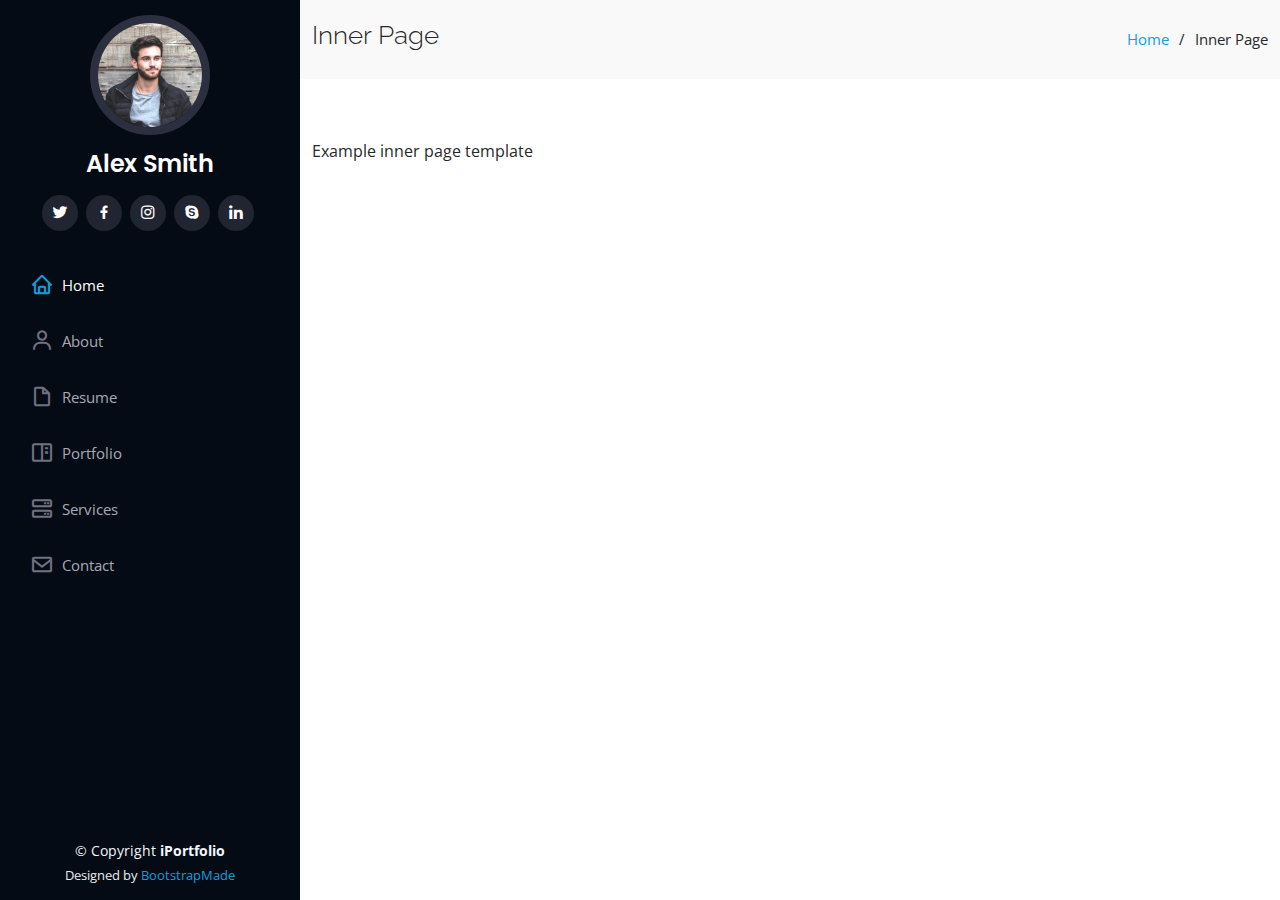
<file: iPortfolio/inner-page.html>
<!DOCTYPE html>
<html lang="en">

<head>
  <meta charset="utf-8">
  <meta content="width=device-width, initial-scale=1.0" name="viewport">

  <title>Inner Page - iPortfolio Bootstrap Template</title>
  <meta content="" name="description">
  <meta content="" name="keywords">

  <!-- Favicons -->
  <link href="assets/img/favicon.png" rel="icon">
  <link href="assets/img/apple-touch-icon.png" rel="apple-touch-icon">

  <!-- Google Fonts -->
  <link href="https://fonts.googleapis.com/css?family=Open+Sans:300,300i,400,400i,600,600i,700,700i|Raleway:300,300i,400,400i,500,500i,600,600i,700,700i|Poppins:300,300i,400,400i,500,500i,600,600i,700,700i" rel="stylesheet">

  <!-- Vendor CSS Files -->
  <link href="assets/vendor/aos/aos.css" rel="stylesheet">
  <link href="assets/vendor/bootstrap/css/bootstrap.min.css" rel="stylesheet">
  <link href="assets/vendor/bootstrap-icons/bootstrap-icons.css" rel="stylesheet">
  <link href="assets/vendor/boxicons/css/boxicons.min.css" rel="stylesheet">
  <link href="assets/vendor/glightbox/css/glightbox.min.css" rel="stylesheet">
  <link href="assets/vendor/swiper/swiper-bundle.min.css" rel="stylesheet">

  <!-- Template Main CSS File -->
  <link href="assets/css/style.css" rel="stylesheet">

  <!-- =======================================================
  * Template Name: iPortfolio - v3.3.0
  * Template URL: https://bootstrapmade.com/iportfolio-bootstrap-portfolio-websites-template/
  * Author: BootstrapMade.com
  * License: https://bootstrapmade.com/license/
  ======================================================== -->
</head>

<body>

  <!-- ======= Mobile nav toggle button ======= -->
  <i class="bi bi-list mobile-nav-toggle d-xl-none"></i>

  <!-- ======= Header ======= -->
  <header id="header">
    <div class="d-flex flex-column">

      <div class="profile">
        <img src="assets/img/profile-img.jpg" alt="" class="img-fluid rounded-circle">
        <h1 class="text-light"><a href="index.html">Alex Smith</a></h1>
        <div class="social-links mt-3 text-center">
          <a href="#" class="twitter"><i class="bx bxl-twitter"></i></a>
          <a href="#" class="facebook"><i class="bx bxl-facebook"></i></a>
          <a href="#" class="instagram"><i class="bx bxl-instagram"></i></a>
          <a href="#" class="google-plus"><i class="bx bxl-skype"></i></a>
          <a href="#" class="linkedin"><i class="bx bxl-linkedin"></i></a>
        </div>
      </div>

      <nav id="navbar" class="nav-menu navbar">
        <ul>
          <li><a href="#hero" class="nav-link scrollto active"><i class="bx bx-home"></i> <span>Home</span></a></li>
          <li><a href="#about" class="nav-link scrollto"><i class="bx bx-user"></i> <span>About</span></a></li>
          <li><a href="#resume" class="nav-link scrollto"><i class="bx bx-file-blank"></i> <span>Resume</span></a></li>
          <li><a href="#portfolio" class="nav-link scrollto"><i class="bx bx-book-content"></i> <span>Portfolio</span></a></li>
          <li><a href="#services" class="nav-link scrollto"><i class="bx bx-server"></i> <span>Services</span></a></li>
          <li><a href="#contact" class="nav-link scrollto"><i class="bx bx-envelope"></i> <span>Contact</span></a></li>
        </ul>
      </nav><!-- .nav-menu -->
    </div>
  </header><!-- End Header -->

  <main id="main">

    <!-- ======= Breadcrumbs ======= -->
    <section class="breadcrumbs">
      <div class="container">

        <div class="d-flex justify-content-between align-items-center">
          <h2>Inner Page</h2>
          <ol>
            <li><a href="index.html">Home</a></li>
            <li>Inner Page</li>
          </ol>
        </div>

      </div>
    </section><!-- End Breadcrumbs -->

    <section class="inner-page">
      <div class="container">
        <p>
          Example inner page template
        </p>
      </div>
    </section>

  </main><!-- End #main -->

  <!-- ======= Footer ======= -->
  <footer id="footer">
    <div class="container">
      <div class="copyright">
        &copy; Copyright <strong><span>iPortfolio</span></strong>
      </div>
      <div class="credits">
        <!-- All the links in the footer should remain intact. -->
        <!-- You can delete the links only if you purchased the pro version. -->
        <!-- Licensing information: https://bootstrapmade.com/license/ -->
        <!-- Purchase the pro version with working PHP/AJAX contact form: https://bootstrapmade.com/iportfolio-bootstrap-portfolio-websites-template/ -->
        Designed by <a href="https://bootstrapmade.com/">BootstrapMade</a>
      </div>
    </div>
  </footer><!-- End  Footer -->

  <a href="#" class="back-to-top d-flex align-items-center justify-content-center"><i class="bi bi-arrow-up-short"></i></a>

  <!-- Vendor JS Files -->
  <script src="assets/vendor/aos/aos.js"></script>
  <script src="assets/vendor/bootstrap/js/bootstrap.bundle.min.js"></script>
  <script src="assets/vendor/glightbox/js/glightbox.min.js"></script>
  <script src="assets/vendor/isotope-layout/isotope.pkgd.min.js"></script>
  <script src="assets/vendor/php-email-form/validate.js"></script>
  <script src="assets/vendor/purecounter/purecounter.js"></script>
  <script src="assets/vendor/swiper/swiper-bundle.min.js"></script>
  <script src="assets/vendor/typed.js/typed.min.js"></script>
  <script src="assets/vendor/waypoints/noframework.waypoints.js"></script>

  <!-- Template Main JS File -->
  <script src="assets/js/main.js"></script>

</body>

</html>
</file>
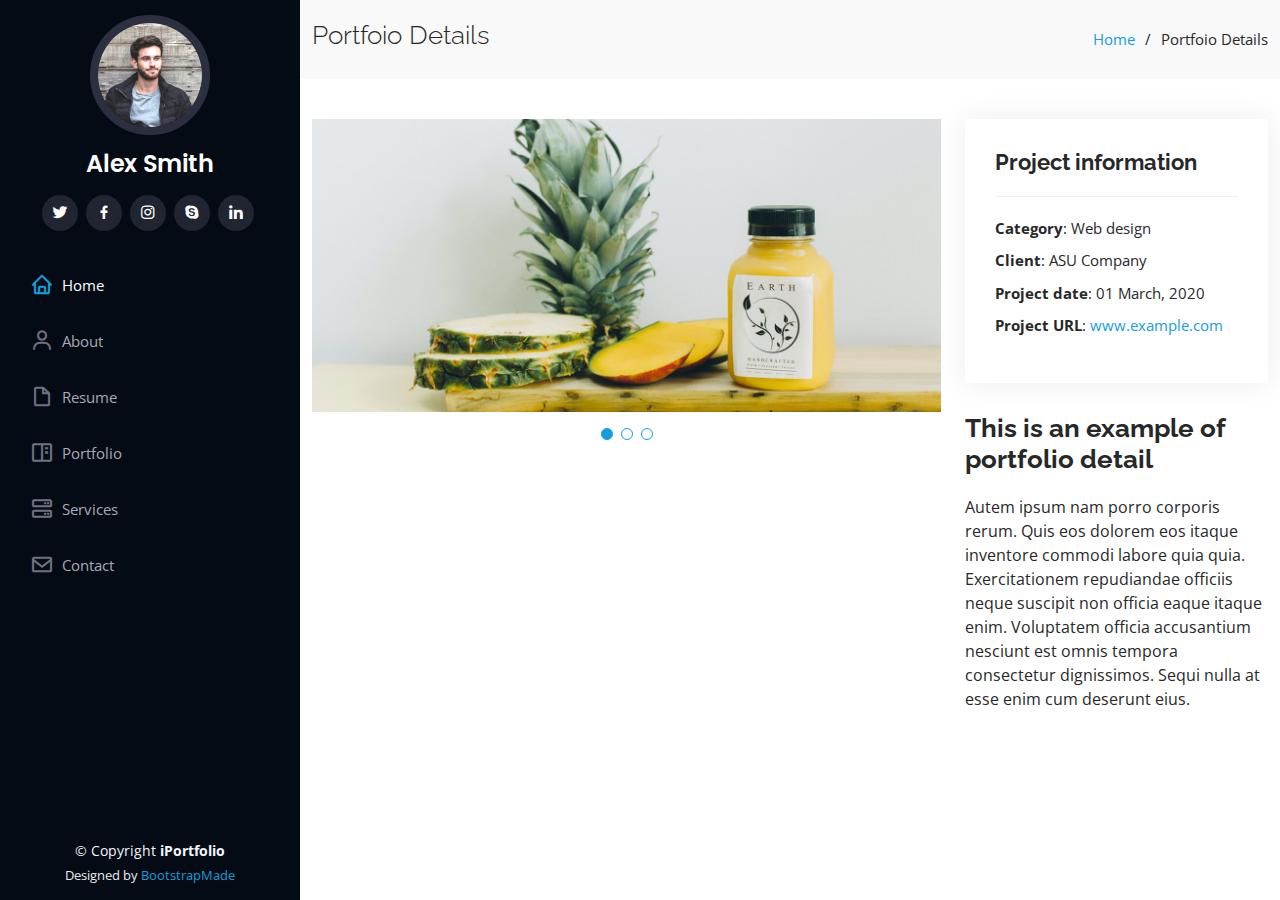
<file: iPortfolio/portfolio-details.html>
<!DOCTYPE html>
<html lang="en">

<head>
  <meta charset="utf-8">
  <meta content="width=device-width, initial-scale=1.0" name="viewport">

  <title>Portfolio Details - iPortfolio Bootstrap Template</title>
  <meta content="" name="description">
  <meta content="" name="keywords">

  <!-- Favicons -->
  <link href="assets/img/favicon.png" rel="icon">
  <link href="assets/img/apple-touch-icon.png" rel="apple-touch-icon">

  <!-- Google Fonts -->
  <link href="https://fonts.googleapis.com/css?family=Open+Sans:300,300i,400,400i,600,600i,700,700i|Raleway:300,300i,400,400i,500,500i,600,600i,700,700i|Poppins:300,300i,400,400i,500,500i,600,600i,700,700i" rel="stylesheet">

  <!-- Vendor CSS Files -->
  <link href="assets/vendor/aos/aos.css" rel="stylesheet">
  <link href="assets/vendor/bootstrap/css/bootstrap.min.css" rel="stylesheet">
  <link href="assets/vendor/bootstrap-icons/bootstrap-icons.css" rel="stylesheet">
  <link href="assets/vendor/boxicons/css/boxicons.min.css" rel="stylesheet">
  <link href="assets/vendor/glightbox/css/glightbox.min.css" rel="stylesheet">
  <link href="assets/vendor/swiper/swiper-bundle.min.css" rel="stylesheet">

  <!-- Template Main CSS File -->
  <link href="assets/css/style.css" rel="stylesheet">

  <!-- =======================================================
  * Template Name: iPortfolio - v3.3.0
  * Template URL: https://bootstrapmade.com/iportfolio-bootstrap-portfolio-websites-template/
  * Author: BootstrapMade.com
  * License: https://bootstrapmade.com/license/
  ======================================================== -->
</head>

<body>

  <!-- ======= Mobile nav toggle button ======= -->
  <i class="bi bi-list mobile-nav-toggle d-xl-none"></i>

  <!-- ======= Header ======= -->
  <header id="header">
    <div class="d-flex flex-column">

      <div class="profile">
        <img src="assets/img/profile-img.jpg" alt="" class="img-fluid rounded-circle">
        <h1 class="text-light"><a href="index.html">Alex Smith</a></h1>
        <div class="social-links mt-3 text-center">
          <a href="#" class="twitter"><i class="bx bxl-twitter"></i></a>
          <a href="#" class="facebook"><i class="bx bxl-facebook"></i></a>
          <a href="#" class="instagram"><i class="bx bxl-instagram"></i></a>
          <a href="#" class="google-plus"><i class="bx bxl-skype"></i></a>
          <a href="#" class="linkedin"><i class="bx bxl-linkedin"></i></a>
        </div>
      </div>

      <nav id="navbar" class="nav-menu navbar">
        <ul>
          <li><a href="#hero" class="nav-link scrollto active"><i class="bx bx-home"></i> <span>Home</span></a></li>
          <li><a href="#about" class="nav-link scrollto"><i class="bx bx-user"></i> <span>About</span></a></li>
          <li><a href="#resume" class="nav-link scrollto"><i class="bx bx-file-blank"></i> <span>Resume</span></a></li>
          <li><a href="#portfolio" class="nav-link scrollto"><i class="bx bx-book-content"></i> <span>Portfolio</span></a></li>
          <li><a href="#services" class="nav-link scrollto"><i class="bx bx-server"></i> <span>Services</span></a></li>
          <li><a href="#contact" class="nav-link scrollto"><i class="bx bx-envelope"></i> <span>Contact</span></a></li>
        </ul>
      </nav><!-- .nav-menu -->
    </div>
  </header><!-- End Header -->

  <main id="main">

    <!-- ======= Breadcrumbs ======= -->
    <section id="breadcrumbs" class="breadcrumbs">
      <div class="container">

        <div class="d-flex justify-content-between align-items-center">
          <h2>Portfoio Details</h2>
          <ol>
            <li><a href="index.html">Home</a></li>
            <li>Portfoio Details</li>
          </ol>
        </div>

      </div>
    </section><!-- End Breadcrumbs -->

    <!-- ======= Portfolio Details Section ======= -->
    <section id="portfolio-details" class="portfolio-details">
      <div class="container">

        <div class="row gy-4">

          <div class="col-lg-8">
            <div class="portfolio-details-slider swiper-container">
              <div class="swiper-wrapper align-items-center">

                <div class="swiper-slide">
                  <img src="assets/img/portfolio/portfolio-details-1.jpg" alt="">
                </div>

                <div class="swiper-slide">
                  <img src="assets/img/portfolio/portfolio-details-2.jpg" alt="">
                </div>

                <div class="swiper-slide">
                  <img src="assets/img/portfolio/portfolio-details-3.jpg" alt="">
                </div>

              </div>
              <div class="swiper-pagination"></div>
            </div>
          </div>

          <div class="col-lg-4">
            <div class="portfolio-info">
              <h3>Project information</h3>
              <ul>
                <li><strong>Category</strong>: Web design</li>
                <li><strong>Client</strong>: ASU Company</li>
                <li><strong>Project date</strong>: 01 March, 2020</li>
                <li><strong>Project URL</strong>: <a href="#">www.example.com</a></li>
              </ul>
            </div>
            <div class="portfolio-description">
              <h2>This is an example of portfolio detail</h2>
              <p>
                Autem ipsum nam porro corporis rerum. Quis eos dolorem eos itaque inventore commodi labore quia quia. Exercitationem repudiandae officiis neque suscipit non officia eaque itaque enim. Voluptatem officia accusantium nesciunt est omnis tempora consectetur dignissimos. Sequi nulla at esse enim cum deserunt eius.
              </p>
            </div>
          </div>

        </div>

      </div>
    </section><!-- End Portfolio Details Section -->

  </main><!-- End #main -->

  <!-- ======= Footer ======= -->
  <footer id="footer">
    <div class="container">
      <div class="copyright">
        &copy; Copyright <strong><span>iPortfolio</span></strong>
      </div>
      <div class="credits">
        <!-- All the links in the footer should remain intact. -->
        <!-- You can delete the links only if you purchased the pro version. -->
        <!-- Licensing information: https://bootstrapmade.com/license/ -->
        <!-- Purchase the pro version with working PHP/AJAX contact form: https://bootstrapmade.com/iportfolio-bootstrap-portfolio-websites-template/ -->
        Designed by <a href="https://bootstrapmade.com/">BootstrapMade</a>
      </div>
    </div>
  </footer><!-- End  Footer -->

  <a href="#" class="back-to-top d-flex align-items-center justify-content-center"><i class="bi bi-arrow-up-short"></i></a>

  <!-- Vendor JS Files -->
  <script src="assets/vendor/aos/aos.js"></script>
  <script src="assets/vendor/bootstrap/js/bootstrap.bundle.min.js"></script>
  <script src="assets/vendor/glightbox/js/glightbox.min.js"></script>
  <script src="assets/vendor/isotope-layout/isotope.pkgd.min.js"></script>
  <script src="assets/vendor/php-email-form/validate.js"></script>
  <script src="assets/vendor/purecounter/purecounter.js"></script>
  <script src="assets/vendor/swiper/swiper-bundle.min.js"></script>
  <script src="assets/vendor/typed.js/typed.min.js"></script>
  <script src="assets/vendor/waypoints/noframework.waypoints.js"></script>

  <!-- Template Main JS File -->
  <script src="assets/js/main.js"></script>

</body>

</html>
</file>
<file: iPortfolio/assets/css/style.css>
/**
* Template Name: iPortfolio - v3.3.0
* Template URL: https://bootstrapmade.com/iportfolio-bootstrap-portfolio-websites-template/
* Author: BootstrapMade.com
* License: https://bootstrapmade.com/license/
*/

/*--------------------------------------------------------------
# General
--------------------------------------------------------------*/
body {
  font-family: "Open Sans", sans-serif;
  color: #272829;
}

a {
  color: #149ddd;
  text-decoration: none;
}

a:hover {
  color: #37b3ed;
  text-decoration: none;
}

h1, h2, h3, h4, h5, h6 {
  font-family: "Raleway", sans-serif;
}

/*--------------------------------------------------------------
# Back to top button
--------------------------------------------------------------*/
.back-to-top {
  position: fixed;
  visibility: hidden;
  opacity: 0;
  right: 15px;
  bottom: 15px;
  z-index: 996;
  background: #149ddd;
  width: 40px;
  height: 40px;
  border-radius: 50px;
  transition: all 0.4s;
}

.back-to-top i {
  font-size: 28px;
  color: #fff;
  line-height: 0;
}

.back-to-top:hover {
  background: #2eafec;
  color: #fff;
}

.back-to-top.active {
  visibility: visible;
  opacity: 1;
}

/*--------------------------------------------------------------
# Header
--------------------------------------------------------------*/
#header {
  position: fixed;
  top: 0;
  left: 0;
  bottom: 0;
  width: 300px;
  transition: all ease-in-out 0.5s;
  z-index: 9997;
  transition: all 0.5s;
  padding: 0 15px;
  background: #040b14;
  overflow-y: auto;
}

#header .profile img {
  margin: 15px auto;
  display: block;
  width: 120px;
  border: 8px solid #2c2f3f;
}

#header .profile h1 {
  font-size: 24px;
  margin: 0;
  padding: 0;
  font-weight: 600;
  -moz-text-align-last: center;
  text-align-last: center;
  font-family: "Poppins", sans-serif;
}

#header .profile h1 a, #header .profile h1 a:hover {
  color: #fff;
  text-decoration: none;
}

#header .profile .social-links a {
  font-size: 18px;
  display: inline-block;
  background: #212431;
  color: #fff;
  line-height: 1;
  padding: 8px 0;
  margin-right: 4px;
  border-radius: 50%;
  text-align: center;
  width: 36px;
  height: 36px;
  transition: 0.3s;
}

#header .profile .social-links a:hover {
  background: #149ddd;
  color: #fff;
  text-decoration: none;
}

#main {
  margin-left: 300px;
}

@media (max-width: 1199px) {
  #header {
    left: -300px;
  }
  #main {
    margin-left: 0;
  }
}

/*--------------------------------------------------------------
# Navigation Menu
--------------------------------------------------------------*/
/* Desktop Navigation */
.nav-menu {
  padding: 30px 0 0 0;
}

.nav-menu * {
  margin: 0;
  padding: 0;
  list-style: none;
}

.nav-menu > ul > li {
  position: relative;
  white-space: nowrap;
}

.nav-menu a, .nav-menu a:focus {
  display: flex;
  align-items: center;
  color: #a8a9b4;
  padding: 12px 15px;
  margin-bottom: 8px;
  transition: 0.3s;
  font-size: 15px;
}

.nav-menu a i, .nav-menu a:focus i {
  font-size: 24px;
  padding-right: 8px;
  color: #6f7180;
}

.nav-menu a:hover, .nav-menu .active, .nav-menu .active:focus, .nav-menu li:hover > a {
  text-decoration: none;
  color: #fff;
}

.nav-menu a:hover i, .nav-menu .active i, .nav-menu .active:focus i, .nav-menu li:hover > a i {
  color: #149ddd;
}

/* Mobile Navigation */
.mobile-nav-toggle {
  position: fixed;
  right: 15px;
  top: 15px;
  z-index: 9998;
  border: 0;
  font-size: 24px;
  transition: all 0.4s;
  outline: none !important;
  background-color: #149ddd;
  color: #fff;
  width: 40px;
  height: 40px;
  display: inline-flex;
  align-items: center;
  justify-content: center;
  line-height: 0;
  border-radius: 50px;
  cursor: pointer;
}

.mobile-nav-active {
  overflow: hidden;
}

.mobile-nav-active #header {
  left: 0;
}

/*--------------------------------------------------------------
# Hero Section
--------------------------------------------------------------*/
#hero {
  width: 100%;
  height: 100vh;
  background: url("../img/hero-bg.jpg") top center;
  background-size: cover;
}

#hero:before {
  content: "";
  background: rgba(5, 13, 24, 0.3);
  position: absolute;
  bottom: 0;
  top: 0;
  left: 0;
  right: 0;
  z-index: 1;
}

#hero .hero-container {
  position: relative;
  z-index: 2;
  min-width: 300px;
}

#hero h1 {
  margin: 0 0 10px 0;
  font-size: 64px;
  font-weight: 700;
  line-height: 56px;
  color: #fff;
}

#hero p {
  color: #fff;
  margin-bottom: 50px;
  font-size: 26px;
  font-family: "Poppins", sans-serif;
}

#hero p span {
  color: #fff;
  padding-bottom: 4px;
  letter-spacing: 1px;
  border-bottom: 3px solid #149ddd;
}

@media (min-width: 1024px) {
  #hero {
    background-attachment: fixed;
  }
}

@media (max-width: 768px) {
  #hero h1 {
    font-size: 28px;
    line-height: 36px;
  }
  #hero h2 {
    font-size: 18px;
    line-height: 24px;
    margin-bottom: 30px;
  }
}

/*--------------------------------------------------------------
# Sections General
--------------------------------------------------------------*/
section {
  padding: 60px 0;
  overflow: hidden;
}

.section-bg {
  background: #f5f8fd;
}

.section-title {
  padding-bottom: 30px;
}

.section-title h2 {
  font-size: 32px;
  font-weight: bold;
  margin-bottom: 20px;
  padding-bottom: 20px;
  position: relative;
  color: #173b6c;
}

.section-title h2::after {
  content: '';
  position: absolute;
  display: block;
  width: 50px;
  height: 3px;
  background: #149ddd;
  bottom: 0;
  left: 0;
}

.section-title p {
  margin-bottom: 0;
}

/*--------------------------------------------------------------
# About
--------------------------------------------------------------*/
.about .content h3 {
  font-weight: 700;
  font-size: 26px;
  color: #173b6c;
}

.about .content ul {
  list-style: none;
  padding: 0;
}

.about .content ul li {
  margin-bottom: 20px;
  display: flex;
  align-items: center;
}

.about .content ul strong {
  margin-right: 10px;
}

.about .content ul i {
  font-size: 16px;
  margin-right: 5px;
  color: #149ddd;
  line-height: 0;
}

.about .content p:last-child {
  margin-bottom: 0;
}

/*--------------------------------------------------------------
# Facts
--------------------------------------------------------------*/
.facts {
  padding-bottom: 30px;
}

.facts .count-box {
  padding: 30px;
  width: 100%;
}

.facts .count-box i {
  display: block;
  font-size: 44px;
  color: #149ddd;
  float: left;
  line-height: 0;
}

.facts .count-box span {
  font-size: 48px;
  line-height: 40px;
  display: block;
  font-weight: 700;
  color: #050d18;
  margin-left: 60px;
}

.facts .count-box p {
  padding: 15px 0 0 0;
  margin: 0 0 0 60px;
  font-family: "Raleway", sans-serif;
  font-size: 14px;
  color: #122f57;
}

.facts .count-box a {
  font-weight: 600;
  display: block;
  margin-top: 20px;
  color: #122f57;
  font-size: 15px;
  font-family: "Poppins", sans-serif;
  transition: ease-in-out 0.3s;
}

.facts .count-box a:hover {
  color: #1f5297;
}

/*--------------------------------------------------------------
# Akills
--------------------------------------------------------------*/
.skills .progress {
  height: 60px;
  display: block;
  background: none;
  border-radius: 0;
}

.skills .progress .skill {
  padding: 0;
  margin: 0 0 6px 0;
  text-transform: uppercase;
  display: block;
  font-weight: 600;
  font-family: "Poppins", sans-serif;
  color: #050d18;
}

.skills .progress .skill .val {
  float: right;
  font-style: normal;
}

.skills .progress-bar-wrap {
  background: #dce8f8;
  height: 10px;
}

.skills .progress-bar {
  width: 1px;
  height: 10px;
  transition: .9s;
  background-color: #149ddd;
}

/*--------------------------------------------------------------
# Resume
--------------------------------------------------------------*/
.resume .resume-title {
  font-size: 26px;
  font-weight: 700;
  margin-top: 20px;
  margin-bottom: 20px;
  color: #050d18;
}

.resume .resume-item {
  padding: 0 0 20px 20px;
  margin-top: -2px;
  border-left: 2px solid #1f5297;
  position: relative;
}

.resume .resume-item h4 {
  line-height: 18px;
  font-size: 18px;
  font-weight: 600;
  text-transform: uppercase;
  font-family: "Poppins", sans-serif;
  color: #050d18;
  margin-bottom: 10px;
}

.resume .resume-item h5 {
  font-size: 16px;
  background: #e4edf9;
  padding: 5px 15px;
  display: inline-block;
  font-weight: 600;
  margin-bottom: 10px;
}

.resume .resume-item ul {
  padding-left: 20px;
}

.resume .resume-item ul li {
  padding-bottom: 10px;
}

.resume .resume-item:last-child {
  padding-bottom: 0;
}

.resume .resume-item::before {
  content: "";
  position: absolute;
  width: 16px;
  height: 16px;
  border-radius: 50px;
  left: -9px;
  top: 0;
  background: #fff;
  border: 2px solid #1f5297;
}

/*--------------------------------------------------------------
# Portfolio
--------------------------------------------------------------*/
.portfolio .portfolio-item {
  margin-bottom: 30px;
}

.portfolio #portfolio-flters {
  padding: 0;
  margin: 0 auto 35px auto;
  list-style: none;
  text-align: center;
  background: #fff;
  border-radius: 50px;
  padding: 2px 15px;
}

.portfolio #portfolio-flters li {
  cursor: pointer;
  display: inline-block;
  padding: 10px 15px 8px 15px;
  font-size: 14px;
  font-weight: 600;
  line-height: 1;
  text-transform: uppercase;
  color: #272829;
  margin-bottom: 5px;
  transition: all 0.3s ease-in-out;
}

.portfolio #portfolio-flters li:hover, .portfolio #portfolio-flters li.filter-active {
  color: #149ddd;
}

.portfolio #portfolio-flters li:last-child {
  margin-right: 0;
}

.portfolio .portfolio-wrap {
  transition: 0.3s;
  position: relative;
  overflow: hidden;
  z-index: 1;
}

.portfolio .portfolio-wrap::before {
  content: "";
  background: rgba(255, 255, 255, 0.5);
  position: absolute;
  left: 0;
  right: 0;
  top: 0;
  bottom: 0;
  transition: all ease-in-out 0.3s;
  z-index: 2;
  opacity: 0;
}

.portfolio .portfolio-wrap .portfolio-links {
  opacity: 1;
  left: 0;
  right: 0;
  bottom: -60px;
  z-index: 3;
  position: absolute;
  transition: all ease-in-out 0.3s;
  display: flex;
  justify-content: center;
}

.portfolio .portfolio-wrap .portfolio-links a {
  color: #fff;
  font-size: 28px;
  text-align: center;
  background: rgba(20, 157, 221, 0.75);
  transition: 0.3s;
  width: 50%;
}

.portfolio .portfolio-wrap .portfolio-links a:hover {
  background: rgba(20, 157, 221, 0.95);
}

.portfolio .portfolio-wrap .portfolio-links a + a {
  border-left: 1px solid #37b3ed;
}

.portfolio .portfolio-wrap:hover::before {
  top: 0;
  left: 0;
  right: 0;
  bottom: 0;
  opacity: 1;
}

.portfolio .portfolio-wrap:hover .portfolio-links {
  opacity: 1;
  bottom: 0;
}

/*--------------------------------------------------------------
# Portfolio Details
--------------------------------------------------------------*/
.portfolio-details {
  padding-top: 40px;
}

.portfolio-details .portfolio-details-slider img {
  width: 100%;
}

.portfolio-details .portfolio-details-slider .swiper-pagination {
  margin-top: 20px;
  position: relative;
}

.portfolio-details .portfolio-details-slider .swiper-pagination .swiper-pagination-bullet {
  width: 12px;
  height: 12px;
  background-color: #fff;
  opacity: 1;
  border: 1px solid #149ddd;
}

.portfolio-details .portfolio-details-slider .swiper-pagination .swiper-pagination-bullet-active {
  background-color: #149ddd;
}

.portfolio-details .portfolio-info {
  padding: 30px;
  box-shadow: 0px 0 30px rgba(5, 13, 24, 0.08);
}

.portfolio-details .portfolio-info h3 {
  font-size: 22px;
  font-weight: 700;
  margin-bottom: 20px;
  padding-bottom: 20px;
  border-bottom: 1px solid #eee;
}

.portfolio-details .portfolio-info ul {
  list-style: none;
  padding: 0;
  font-size: 15px;
}

.portfolio-details .portfolio-info ul li + li {
  margin-top: 10px;
}

.portfolio-details .portfolio-description {
  padding-top: 30px;
}

.portfolio-details .portfolio-description h2 {
  font-size: 26px;
  font-weight: 700;
  margin-bottom: 20px;
}

.portfolio-details .portfolio-description p {
  padding: 0;
}

/*--------------------------------------------------------------
# Services
--------------------------------------------------------------*/
.services .icon-box {
  margin-bottom: 20px;
}

.services .icon {
  float: left;
  display: flex;
  align-items: center;
  justify-content: center;
  width: 54px;
  height: 54px;
  background: #149ddd;
  border-radius: 50%;
  transition: 0.5s;
  border: 1px solid #149ddd;
}

.services .icon i {
  color: #fff;
  font-size: 24px;
  line-height: 0;
}

.services .icon-box:hover .icon {
  background: #fff;
}

.services .icon-box:hover .icon i {
  color: #149ddd;
}

.services .title {
  margin-left: 80px;
  font-weight: 700;
  margin-bottom: 15px;
  font-size: 18px;
}

.services .title a {
  color: #343a40;
}

.services .title a:hover {
  color: #149ddd;
}

.services .description {
  margin-left: 80px;
  line-height: 24px;
  font-size: 14px;
}

/*--------------------------------------------------------------
# Testimonials
--------------------------------------------------------------*/
.testimonials .testimonial-item {
  box-sizing: content-box;
  text-align: center;
  min-height: 320px;
}

.testimonials .testimonial-item .testimonial-img {
  width: 90px;
  border-radius: 50%;
  margin: 0 auto;
}

.testimonials .testimonial-item h3 {
  font-size: 18px;
  font-weight: bold;
  margin: 10px 0 5px 0;
  color: #111;
}

.testimonials .testimonial-item h4 {
  font-size: 14px;
  color: #999;
  margin: 0;
}

.testimonials .testimonial-item .quote-icon-left, .testimonials .testimonial-item .quote-icon-right {
  color: #c3e8fa;
  font-size: 26px;
}

.testimonials .testimonial-item .quote-icon-left {
  display: inline-block;
  left: -5px;
  position: relative;
}

.testimonials .testimonial-item .quote-icon-right {
  display: inline-block;
  right: -5px;
  position: relative;
  top: 10px;
}

.testimonials .testimonial-item p {
  font-style: italic;
  margin: 0 15px 15px 15px;
  padding: 20px;
  background: #fff;
  position: relative;
  margin-bottom: 35px;
  border-radius: 6px;
  box-shadow: 0px 2px 15px rgba(0, 0, 0, 0.1);
}

.testimonials .testimonial-item p::after {
  content: "";
  width: 0;
  height: 0;
  border-top: 20px solid #fff;
  border-right: 20px solid transparent;
  border-left: 20px solid transparent;
  position: absolute;
  bottom: -20px;
  left: calc(50% - 20px);
}

.testimonials .swiper-pagination {
  margin-top: 20px;
  position: relative;
}

.testimonials .swiper-pagination .swiper-pagination-bullet {
  width: 12px;
  height: 12px;
  background-color: #fff;
  opacity: 1;
  border: 1px solid #149ddd;
}

.testimonials .swiper-pagination .swiper-pagination-bullet-active {
  background-color: #149ddd;
}

/*--------------------------------------------------------------
# Contact
--------------------------------------------------------------*/
.contact {
  padding-bottom: 130px;
}

.contact .info {
  padding: 30px;
  background: #fff;
  width: 100%;
  box-shadow: 0 0 24px 0 rgba(0, 0, 0, 0.12);
}

.contact .info i {
  font-size: 20px;
  color: #149ddd;
  float: left;
  width: 44px;
  height: 44px;
  background: #dff3fc;
  display: flex;
  justify-content: center;
  align-items: center;
  border-radius: 50px;
  transition: all 0.3s ease-in-out;
}

.contact .info h4 {
  padding: 0 0 0 60px;
  font-size: 22px;
  font-weight: 600;
  margin-bottom: 5px;
  color: #050d18;
}

.contact .info p {
  padding: 0 0 10px 60px;
  margin-bottom: 20px;
  font-size: 14px;
  color: #173b6c;
}

.contact .info .email p {
  padding-top: 5px;
}

.contact .info .social-links {
  padding-left: 60px;
}

.contact .info .social-links a {
  font-size: 18px;
  display: inline-block;
  background: #333;
  color: #fff;
  line-height: 1;
  padding: 8px 0;
  border-radius: 50%;
  text-align: center;
  width: 36px;
  height: 36px;
  transition: 0.3s;
  margin-right: 10px;
}

.contact .info .social-links a:hover {
  background: #149ddd;
  color: #fff;
}

.contact .info .email:hover i, .contact .info .address:hover i, .contact .info .phone:hover i {
  background: #149ddd;
  color: #fff;
}

.contact .php-email-form {
  width: 100%;
  padding: 30px;
  background: #fff;
  box-shadow: 0 0 24px 0 rgba(0, 0, 0, 0.12);
}

.contact .php-email-form .form-group {
  padding-bottom: 8px;
}

.contact .php-email-form .validate {
  display: none;
  color: red;
  margin: 0 0 15px 0;
  font-weight: 400;
  font-size: 13px;
}

.contact .php-email-form .error-message {
  display: none;
  color: #fff;
  background: #ed3c0d;
  text-align: left;
  padding: 15px;
  font-weight: 600;
}

.contact .php-email-form .error-message br + br {
  margin-top: 25px;
}

.contact .php-email-form .sent-message {
  display: none;
  color: #fff;
  background: #18d26e;
  text-align: center;
  padding: 15px;
  font-weight: 600;
}

.contact .php-email-form .loading {
  display: none;
  background: #fff;
  text-align: center;
  padding: 15px;
}

.contact .php-email-form .loading:before {
  content: "";
  display: inline-block;
  border-radius: 50%;
  width: 24px;
  height: 24px;
  margin: 0 10px -6px 0;
  border: 3px solid #18d26e;
  border-top-color: #eee;
  -webkit-animation: animate-loading 1s linear infinite;
  animation: animate-loading 1s linear infinite;
}

.contact .php-email-form .form-group {
  margin-bottom: 15px;
}

.contact .php-email-form label {
  padding-bottom: 8px;
}

.contact .php-email-form input, .contact .php-email-form textarea {
  border-radius: 0;
  box-shadow: none;
  font-size: 14px;
}

.contact .php-email-form input {
  height: 44px;
}

.contact .php-email-form textarea {
  padding: 10px 15px;
}

.contact .php-email-form button[type="submit"] {
  background: #149ddd;
  border: 0;
  padding: 10px 24px;
  color: #fff;
  transition: 0.4s;
  border-radius: 4px;
}

.contact .php-email-form button[type="submit"]:hover {
  background: #37b3ed;
}

@-webkit-keyframes animate-loading {
  0% {
    transform: rotate(0deg);
  }
  100% {
    transform: rotate(360deg);
  }
}

@keyframes animate-loading {
  0% {
    transform: rotate(0deg);
  }
  100% {
    transform: rotate(360deg);
  }
}

/*--------------------------------------------------------------
# Breadcrumbs
--------------------------------------------------------------*/
.breadcrumbs {
  padding: 20px 0;
  background: #f9f9f9;
}

.breadcrumbs h2 {
  font-size: 26px;
  font-weight: 300;
}

.breadcrumbs ol {
  display: flex;
  flex-wrap: wrap;
  list-style: none;
  padding: 0;
  margin: 0;
  font-size: 15px;
}

.breadcrumbs ol li + li {
  padding-left: 10px;
}

.breadcrumbs ol li + li::before {
  display: inline-block;
  padding-right: 10px;
  color: #0e2442;
  content: "/";
}

@media (max-width: 768px) {
  .breadcrumbs .d-flex {
    display: block !important;
  }
  .breadcrumbs ol {
    display: block;
  }
  .breadcrumbs ol li {
    display: inline-block;
  }
}

/*--------------------------------------------------------------
# Footer
--------------------------------------------------------------*/
#footer {
  padding: 15px;
  color: #f4f6fd;
  font-size: 14px;
  position: fixed;
  left: 0;
  bottom: 0;
  width: 300px;
  z-index: 9999;
  background: #040b14;
}

#footer .copyright {
  text-align: center;
}

#footer .credits {
  padding-top: 5px;
  text-align: center;
  font-size: 13px;
  color: #eaebf0;
}

@media (max-width: 1199px) {
  #footer {
    position: static;
    width: auto;
    padding-right: 20px 15px;
  }
}
</file>
<file: assets/css/style.css>
/**
* Template Name: iPortfolio - v3.3.0
* Template URL: https://bootstrapmade.com/iportfolio-bootstrap-portfolio-websites-template/
* Author: BootstrapMade.com
* License: https://bootstrapmade.com/license/
*/

/*--------------------------------------------------------------
# General
--------------------------------------------------------------*/
body {
  font-family: "Open Sans", sans-serif;
  color: #272829;
}

a {
  color: #149ddd;
  text-decoration: none;
}

a:hover {
  color: #37b3ed;
  text-decoration: none;
}

h1, h2, h3, h4, h5, h6 {
  font-family: "Raleway", sans-serif;
}

/*--------------------------------------------------------------
# Back to top button
--------------------------------------------------------------*/
.back-to-top {
  position: fixed;
  visibility: hidden;
  opacity: 0;
  right: 15px;
  bottom: 15px;
  z-index: 996;
  background: #149ddd;
  width: 40px;
  height: 40px;
  border-radius: 50px;
  transition: all 0.4s;
}

.back-to-top i {
  font-size: 28px;
  color: #fff;
  line-height: 0;
}

.back-to-top:hover {
  background: #2eafec;
  color: #fff;
}

.back-to-top.active {
  visibility: visible;
  opacity: 1;
}

/*--------------------------------------------------------------
# Header
--------------------------------------------------------------*/
#header {
  position: fixed;
  top: 0;
  left: 0;
  bottom: 0;
  width: 300px;
  transition: all ease-in-out 0.5s;
  z-index: 9997;
  transition: all 0.5s;
  padding: 0 15px;
  background: #040b14;
  overflow-y: auto;
}

#header .profile img {
  margin: 15px auto;
  display: block;
  width: 120px;
  border: 8px solid #2c2f3f;
}

#header .profile h1 {
  font-size: 24px;
  margin: 0;
  padding: 0;
  font-weight: 600;
  -moz-text-align-last: center;
  text-align-last: center;
  font-family: "Poppins", sans-serif;
}

#header .profile h1 a, #header .profile h1 a:hover {
  color: #fff;
  text-decoration: none;
}

#header .profile .social-links a {
  font-size: 18px;
  display: inline-block;
  background: #212431;
  color: #fff;
  line-height: 1;
  padding: 8px 0;
  margin-right: 4px;
  border-radius: 50%;
  text-align: center;
  width: 36px;
  height: 36px;
  transition: 0.3s;
}

#header .profile .social-links a:hover {
  background: #149ddd;
  color: #fff;
  text-decoration: none;
}

#main {
  margin-left: 300px;
}

@media (max-width: 1199px) {
  #header {
    left: -300px;
  }
  #main {
    margin-left: 0;
  }
}

/*--------------------------------------------------------------
# Navigation Menu
--------------------------------------------------------------*/
/* Desktop Navigation */
.nav-menu {
  padding: 30px 0 0 0;
}

.nav-menu * {
  margin: 0;
  padding: 0;
  list-style: none;
}

.nav-menu > ul > li {
  position: relative;
  white-space: nowrap;
}

.nav-menu a, .nav-menu a:focus {
  display: flex;
  align-items: center;
  color: #a8a9b4;
  padding: 12px 15px;
  margin-bottom: 8px;
  transition: 0.3s;
  font-size: 15px;
}

.nav-menu a i, .nav-menu a:focus i {
  font-size: 24px;
  padding-right: 8px;
  color: #6f7180;
}

.nav-menu a:hover, .nav-menu .active, .nav-menu .active:focus, .nav-menu li:hover > a {
  text-decoration: none;
  color: #fff;
}

.nav-menu a:hover i, .nav-menu .active i, .nav-menu .active:focus i, .nav-menu li:hover > a i {
  color: #149ddd;
}

/* Mobile Navigation */
.mobile-nav-toggle {
  position: fixed;
  right: 15px;
  top: 15px;
  z-index: 9998;
  border: 0;
  font-size: 24px;
  transition: all 0.4s;
  outline: none !important;
  background-color: #149ddd;
  color: #fff;
  width: 40px;
  height: 40px;
  display: inline-flex;
  align-items: center;
  justify-content: center;
  line-height: 0;
  border-radius: 50px;
  cursor: pointer;
}

.mobile-nav-active {
  overflow: hidden;
}

.mobile-nav-active #header {
  left: 0;
}

/*--------------------------------------------------------------
# Hero Section
--------------------------------------------------------------*/
#hero {
  width: 100%;
  height: 100vh;
  background: url("../img/fractal.gif") top center;
  background-size: cover;
}

#hero:before {
  content: "";
  background: rgba(5, 13, 24, 0.3);
  position: absolute;
  bottom: 0;
  top: 0;
  left: 0;
  right: 0;
  z-index: 1;
}

#hero .hero-container {
  position: relative;
  z-index: 2;
  min-width: 300px;
  
}

#hero h1 {
  margin: 0 0 10px 0;
  font-size: 64px;
  font-weight: 700;
  line-height: 56px;
  color: #fff;
  
}

#hero p {
  color: #fff;
  margin-bottom: 50px;
  font-size: 26px;
  font-family: "Poppins", sans-serif;
  background-color: #2c2f3f;
}

#hero p span {
  color: #fff;
  padding-bottom: 4px;
  letter-spacing: 1px;
  border-bottom: 3px solid #149ddd;
}

@media (min-width: 1024px) {
  #hero {
    background-attachment: fixed;
  }
}

@media (max-width: 768px) {
  #hero h1 {
    font-size: 28px;
    line-height: 36px;
  }
  #hero h2 {
    font-size: 18px;
    line-height: 24px;
    margin-bottom: 30px;
  }
}

/*--------------------------------------------------------------
# Sections General
--------------------------------------------------------------*/
section {
  padding: 60px 0;
  overflow: hidden;
}

.section-bg {
  background: #f5f8fd;
}

.section-title {
  padding-bottom: 30px;
}

.section-title h2 {
  font-size: 32px;
  font-weight: bold;
  margin-bottom: 20px;
  padding-bottom: 20px;
  position: relative;
  color: #173b6c;
}

.section-title h2::after {
  content: '';
  position: absolute;
  display: block;
  width: 50px;
  height: 3px;
  background: #149ddd;
  bottom: 0;
  left: 0;
}

.section-title p {
  margin-bottom: 0;
}

/*--------------------------------------------------------------
# About
--------------------------------------------------------------*/
.about .content h3 {
  font-weight: 700;
  font-size: 26px;
  color: #173b6c;
}

.about .content ul {
  list-style: none;
  padding: 0;
}

.about .content ul li {
  margin-bottom: 20px;
  display: flex;
  align-items: center;
}

.about .content ul strong {
  margin-right: 10px;
}

.about .content ul i {
  font-size: 16px;
  margin-right: 5px;
  color: #149ddd;
  line-height: 0;
}

.about .content p:last-child {
  margin-bottom: 0;
}

/*--------------------------------------------------------------
# Facts
--------------------------------------------------------------*/
.facts {
  padding-bottom: 30px;
}

.facts .count-box {
  padding: 30px;
  width: 100%;
}

.facts .count-box i {
  display: block;
  font-size: 44px;
  color: #149ddd;
  float: left;
  line-height: 0;
}

.facts .count-box span {
  font-size: 48px;
  line-height: 40px;
  display: block;
  font-weight: 700;
  color: #050d18;
  margin-left: 60px;
}

.facts .count-box p {
  padding: 15px 0 0 0;
  margin: 0 0 0 60px;
  font-family: "Raleway", sans-serif;
  font-size: 14px;
  color: #122f57;
}

.facts .count-box a {
  font-weight: 600;
  display: block;
  margin-top: 20px;
  color: #122f57;
  font-size: 15px;
  font-family: "Poppins", sans-serif;
  transition: ease-in-out 0.3s;
}

.facts .count-box a:hover {
  color: #1f5297;
}

/*--------------------------------------------------------------
# Akills
--------------------------------------------------------------*/
.skills .progress {
  height: 60px;
  display: block;
  background: none;
  border-radius: 0;
}

.skills .progress .skill {
  padding: 0;
  margin: 0 0 6px 0;
  text-transform: uppercase;
  display: block;
  font-weight: 600;
  font-family: "Poppins", sans-serif;
  color: #050d18;
}

.skills .progress .skill .val {
  float: right;
  font-style: normal;
}

.skills .progress-bar-wrap {
  background: #dce8f8;
  height: 10px;
}

.skills .progress-bar {
  width: 1px;
  height: 10px;
  transition: .9s;
  background-color: #149ddd;
}

/*--------------------------------------------------------------
# Resume
--------------------------------------------------------------*/
.resume .resume-title {
  font-size: 26px;
  font-weight: 700;
  margin-top: 20px;
  margin-bottom: 20px;
  color: #050d18;
}

.resume .resume-item {
  padding: 0 0 20px 20px;
  margin-top: -2px;
  border-left: 2px solid #1f5297;
  position: relative;
}

.resume .resume-item h4 {
  line-height: 18px;
  font-size: 18px;
  font-weight: 600;
  text-transform: uppercase;
  font-family: "Poppins", sans-serif;
  color: #050d18;
  margin-bottom: 10px;
}

.resume .resume-item h5 {
  font-size: 16px;
  background: #e4edf9;
  padding: 5px 15px;
  display: inline-block;
  font-weight: 600;
  margin-bottom: 10px;
}

.resume .resume-item ul {
  padding-left: 20px;
}

.resume .resume-item ul li {
  padding-bottom: 10px;
}

.resume .resume-item:last-child {
  padding-bottom: 0;
}

.resume .resume-item::before {
  content: "";
  position: absolute;
  width: 16px;
  height: 16px;
  border-radius: 50px;
  left: -9px;
  top: 0;
  background: #fff;
  border: 2px solid #1f5297;
}

/*--------------------------------------------------------------
# Portfolio
--------------------------------------------------------------*/
.portfolio .portfolio-item {
  margin-bottom: 30px;
}

.portfolio #portfolio-flters {
  padding: 0;
  margin: 0 auto 35px auto;
  list-style: none;
  text-align: center;
  background: #fff;
  border-radius: 50px;
  padding: 2px 15px;
}

.portfolio #portfolio-flters li {
  cursor: pointer;
  display: inline-block;
  padding: 10px 15px 8px 15px;
  font-size: 14px;
  font-weight: 600;
  line-height: 1;
  text-transform: uppercase;
  color: #272829;
  margin-bottom: 5px;
  transition: all 0.3s ease-in-out;
}

.portfolio #portfolio-flters li:hover, .portfolio #portfolio-flters li.filter-active {
  color: #149ddd;
}

.portfolio #portfolio-flters li:last-child {
  margin-right: 0;
}

.portfolio .portfolio-wrap {
  transition: 0.3s;
  position: relative;
  overflow: hidden;
  z-index: 1;
}

.portfolio .portfolio-wrap::before {
  content: "";
  background: rgba(255, 255, 255, 0.5);
  position: absolute;
  left: 0;
  right: 0;
  top: 0;
  bottom: 0;
  transition: all ease-in-out 0.3s;
  z-index: 2;
  opacity: 0;
}

.portfolio .portfolio-wrap .portfolio-links {
  opacity: 1;
  left: 0;
  right: 0;
  bottom: -60px;
  z-index: 3;
  position: absolute;
  transition: all ease-in-out 0.3s;
  display: flex;
  justify-content: center;
}

.portfolio .portfolio-wrap .portfolio-links a {
  color: #fff;
  font-size: 28px;
  text-align: center;
  background: rgba(20, 157, 221, 0.75);
  transition: 0.3s;
  width: 50%;
}

.portfolio .portfolio-wrap .portfolio-links a:hover {
  background: rgba(20, 157, 221, 0.95);
}

.portfolio .portfolio-wrap .portfolio-links a + a {
  border-left: 1px solid #37b3ed;
}

.portfolio .portfolio-wrap:hover::before {
  top: 0;
  left: 0;
  right: 0;
  bottom: 0;
  opacity: 1;
}

.portfolio .portfolio-wrap:hover .portfolio-links {
  opacity: 1;
  bottom: 0;
}

/*--------------------------------------------------------------
# Portfolio Details
--------------------------------------------------------------*/
.portfolio-details {
  padding-top: 40px;
}

.portfolio-details .portfolio-details-slider img {
  width: 100%;
}

.portfolio-details .portfolio-details-slider .swiper-pagination {
  margin-top: 20px;
  position: relative;
}

.portfolio-details .portfolio-details-slider .swiper-pagination .swiper-pagination-bullet {
  width: 12px;
  height: 12px;
  background-color: #fff;
  opacity: 1;
  border: 1px solid #149ddd;
}

.portfolio-details .portfolio-details-slider .swiper-pagination .swiper-pagination-bullet-active {
  background-color: #149ddd;
}

.portfolio-details .portfolio-info {
  padding: 30px;
  box-shadow: 0px 0 30px rgba(5, 13, 24, 0.08);
}

.portfolio-details .portfolio-info h3 {
  font-size: 22px;
  font-weight: 700;
  margin-bottom: 20px;
  padding-bottom: 20px;
  border-bottom: 1px solid #eee;
}

.portfolio-details .portfolio-info ul {
  list-style: none;
  padding: 0;
  font-size: 15px;
}

.portfolio-details .portfolio-info ul li + li {
  margin-top: 10px;
}

.portfolio-details .portfolio-description {
  padding-top: 30px;
}

.portfolio-details .portfolio-description h2 {
  font-size: 26px;
  font-weight: 700;
  margin-bottom: 20px;
}

.portfolio-details .portfolio-description p {
  padding: 0;
}

/*--------------------------------------------------------------
# Services
--------------------------------------------------------------*/
.services .icon-box {
  margin-bottom: 20px;
}

.services .icon {
  float: left;
  display: flex;
  align-items: center;
  justify-content: center;
  width: 54px;
  height: 54px;
  background: #149ddd;
  border-radius: 50%;
  transition: 0.5s;
  border: 1px solid #149ddd;
}

.services .icon i {
  color: #fff;
  font-size: 24px;
  line-height: 0;
}

.services .icon-box:hover .icon {
  background: #fff;
}

.services .icon-box:hover .icon i {
  color: #149ddd;
}

.services .title {
  margin-left: 80px;
  font-weight: 700;
  margin-bottom: 15px;
  font-size: 18px;
}

.services .title a {
  color: #343a40;
}

.services .title a:hover {
  color: #149ddd;
}

.services .description {
  margin-left: 80px;
  line-height: 24px;
  font-size: 14px;
}

/*--------------------------------------------------------------
# Testimonials
--------------------------------------------------------------*/
.testimonials .testimonial-item {
  box-sizing: content-box;
  text-align: center;
  min-height: 320px;
}

.testimonials .testimonial-item .testimonial-img {
  width: 90px;
  border-radius: 50%;
  margin: 0 auto;
}

.testimonials .testimonial-item h3 {
  font-size: 18px;
  font-weight: bold;
  margin: 10px 0 5px 0;
  color: #111;
}

.testimonials .testimonial-item h4 {
  font-size: 14px;
  color: #999;
  margin: 0;
}

.testimonials .testimonial-item .quote-icon-left, .testimonials .testimonial-item .quote-icon-right {
  color: #c3e8fa;
  font-size: 26px;
}

.testimonials .testimonial-item .quote-icon-left {
  display: inline-block;
  left: -5px;
  position: relative;
}

.testimonials .testimonial-item .quote-icon-right {
  display: inline-block;
  right: -5px;
  position: relative;
  top: 10px;
}

.testimonials .testimonial-item p {
  font-style: italic;
  margin: 0 15px 15px 15px;
  padding: 20px;
  background: #fff;
  position: relative;
  margin-bottom: 35px;
  border-radius: 6px;
  box-shadow: 0px 2px 15px rgba(0, 0, 0, 0.1);
}

.testimonials .testimonial-item p::after {
  content: "";
  width: 0;
  height: 0;
  border-top: 20px solid #fff;
  border-right: 20px solid transparent;
  border-left: 20px solid transparent;
  position: absolute;
  bottom: -20px;
  left: calc(50% - 20px);
}

.testimonials .swiper-pagination {
  margin-top: 20px;
  position: relative;
}

.testimonials .swiper-pagination .swiper-pagination-bullet {
  width: 12px;
  height: 12px;
  background-color: #fff;
  opacity: 1;
  border: 1px solid #149ddd;
}

.testimonials .swiper-pagination .swiper-pagination-bullet-active {
  background-color: #149ddd;
}

/*--------------------------------------------------------------
# Contact
--------------------------------------------------------------*/
.contact {
  padding-bottom: 130px;
}

.contact .info {
  padding: 30px;
  background: #fff;
  width: 100%;
  box-shadow: 0 0 24px 0 rgba(0, 0, 0, 0.12);
}

.contact .info i {
  font-size: 20px;
  color: #149ddd;
  float: left;
  width: 44px;
  height: 44px;
  background: #dff3fc;
  display: flex;
  justify-content: center;
  align-items: center;
  border-radius: 50px;
  transition: all 0.3s ease-in-out;
}

.contact .info h4 {
  padding: 0 0 0 60px;
  font-size: 22px;
  font-weight: 600;
  margin-bottom: 5px;
  color: #050d18;
}

.contact .info p {
  padding: 0 0 10px 60px;
  margin-bottom: 20px;
  font-size: 14px;
  color: #173b6c;
}

.contact .info .email p {
  padding-top: 5px;
}

.contact .info .social-links {
  padding-left: 60px;
}

.contact .info .social-links a {
  font-size: 18px;
  display: inline-block;
  background: #333;
  color: #fff;
  line-height: 1;
  padding: 8px 0;
  border-radius: 50%;
  text-align: center;
  width: 36px;
  height: 36px;
  transition: 0.3s;
  margin-right: 10px;
}

.contact .info .social-links a:hover {
  background: #149ddd;
  color: #fff;
}

.contact .info .email:hover i, .contact .info .address:hover i, .contact .info .phone:hover i {
  background: #149ddd;
  color: #fff;
}

.contact .php-email-form {
  width: 100%;
  padding: 30px;
  background: #fff;
  box-shadow: 0 0 24px 0 rgba(0, 0, 0, 0.12);
}

.contact .php-email-form .form-group {
  padding-bottom: 8px;
}

.contact .php-email-form .validate {
  display: none;
  color: red;
  margin: 0 0 15px 0;
  font-weight: 400;
  font-size: 13px;
}

.contact .php-email-form .error-message {
  display: none;
  color: #fff;
  background: #ed3c0d;
  text-align: left;
  padding: 15px;
  font-weight: 600;
}

.contact .php-email-form .error-message br + br {
  margin-top: 25px;
}

.contact .php-email-form .sent-message {
  display: none;
  color: #fff;
  background: #18d26e;
  text-align: center;
  padding: 15px;
  font-weight: 600;
}

.contact .php-email-form .loading {
  display: none;
  background: #fff;
  text-align: center;
  padding: 15px;
}

.contact .php-email-form .loading:before {
  content: "";
  display: inline-block;
  border-radius: 50%;
  width: 24px;
  height: 24px;
  margin: 0 10px -6px 0;
  border: 3px solid #18d26e;
  border-top-color: #eee;
  -webkit-animation: animate-loading 1s linear infinite;
  animation: animate-loading 1s linear infinite;
}

.contact .php-email-form .form-group {
  margin-bottom: 15px;
}

.contact .php-email-form label {
  padding-bottom: 8px;
}

.contact .php-email-form input, .contact .php-email-form textarea {
  border-radius: 0;
  box-shadow: none;
  font-size: 14px;
}

.contact .php-email-form input {
  height: 44px;
}

.contact .php-email-form textarea {
  padding: 10px 15px;
}

.contact .php-email-form button[type="submit"] {
  background: #149ddd;
  border: 0;
  padding: 10px 24px;
  color: #fff;
  transition: 0.4s;
  border-radius: 4px;
}

.contact .php-email-form button[type="submit"]:hover {
  background: #37b3ed;
}

@-webkit-keyframes animate-loading {
  0% {
    transform: rotate(0deg);
  }
  100% {
    transform: rotate(360deg);
  }
}

@keyframes animate-loading {
  0% {
    transform: rotate(0deg);
  }
  100% {
    transform: rotate(360deg);
  }
}

/*--------------------------------------------------------------
# Breadcrumbs
--------------------------------------------------------------*/
.breadcrumbs {
  padding: 20px 0;
  background: #f9f9f9;
}

.breadcrumbs h2 {
  font-size: 26px;
  font-weight: 300;
}

.breadcrumbs ol {
  display: flex;
  flex-wrap: wrap;
  list-style: none;
  padding: 0;
  margin: 0;
  font-size: 15px;
}

.breadcrumbs ol li + li {
  padding-left: 10px;
}

.breadcrumbs ol li + li::before {
  display: inline-block;
  padding-right: 10px;
  color: #0e2442;
  content: "/";
}

@media (max-width: 768px) {
  .breadcrumbs .d-flex {
    display: block !important;
  }
  .breadcrumbs ol {
    display: block;
  }
  .breadcrumbs ol li {
    display: inline-block;
  }
}

/*--------------------------------------------------------------
# Footer
--------------------------------------------------------------*/
#footer {
  padding: 15px;
  color: #f4f6fd;
  font-size: 14px;
  position: fixed;
  left: 0;
  bottom: 0;
  width: 300px;
  z-index: 9999;
  background: #040b14;
}

#footer .copyright {
  text-align: center;
}

#footer .credits {
  padding-top: 5px;
  text-align: center;
  font-size: 13px;
  color: #eaebf0;
}

@media (max-width: 1199px) {
  #footer {
    position: static;
    width: auto;
    padding-right: 20px 15px;
  }
}
</file>
